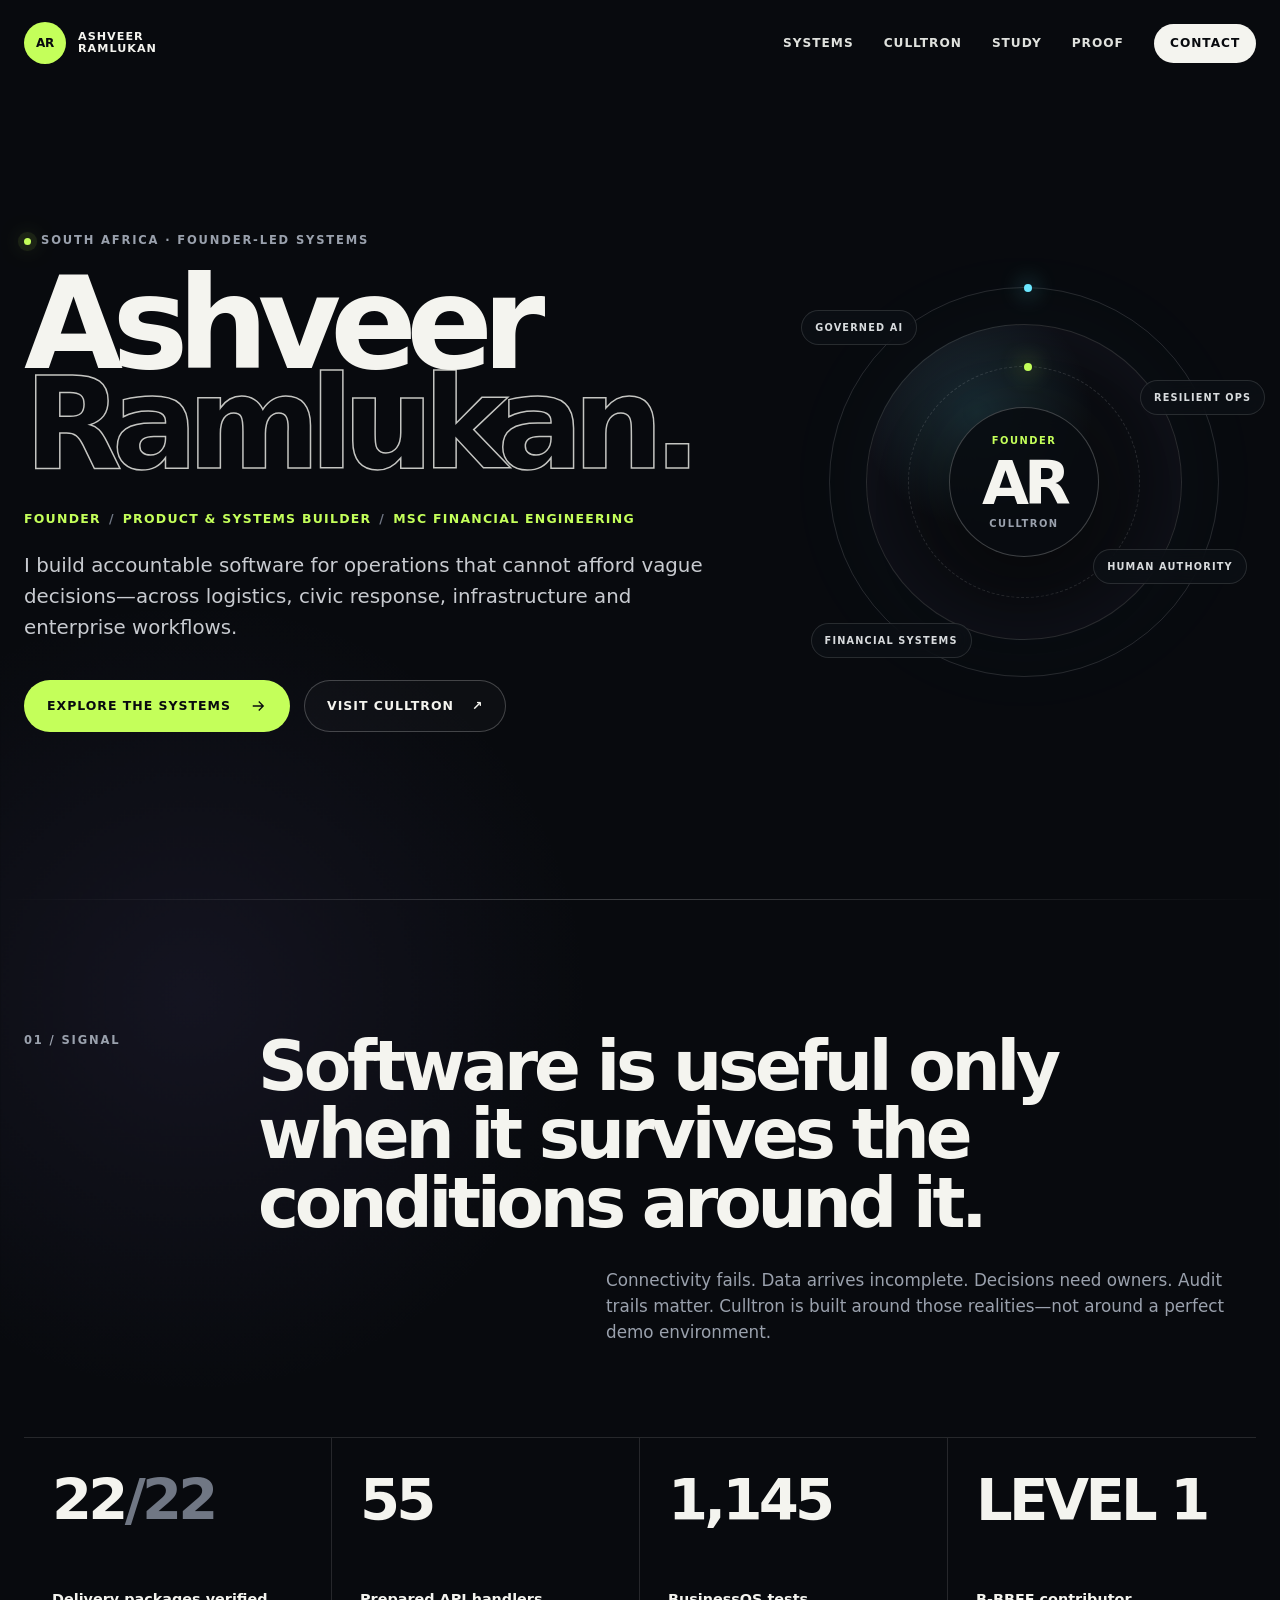
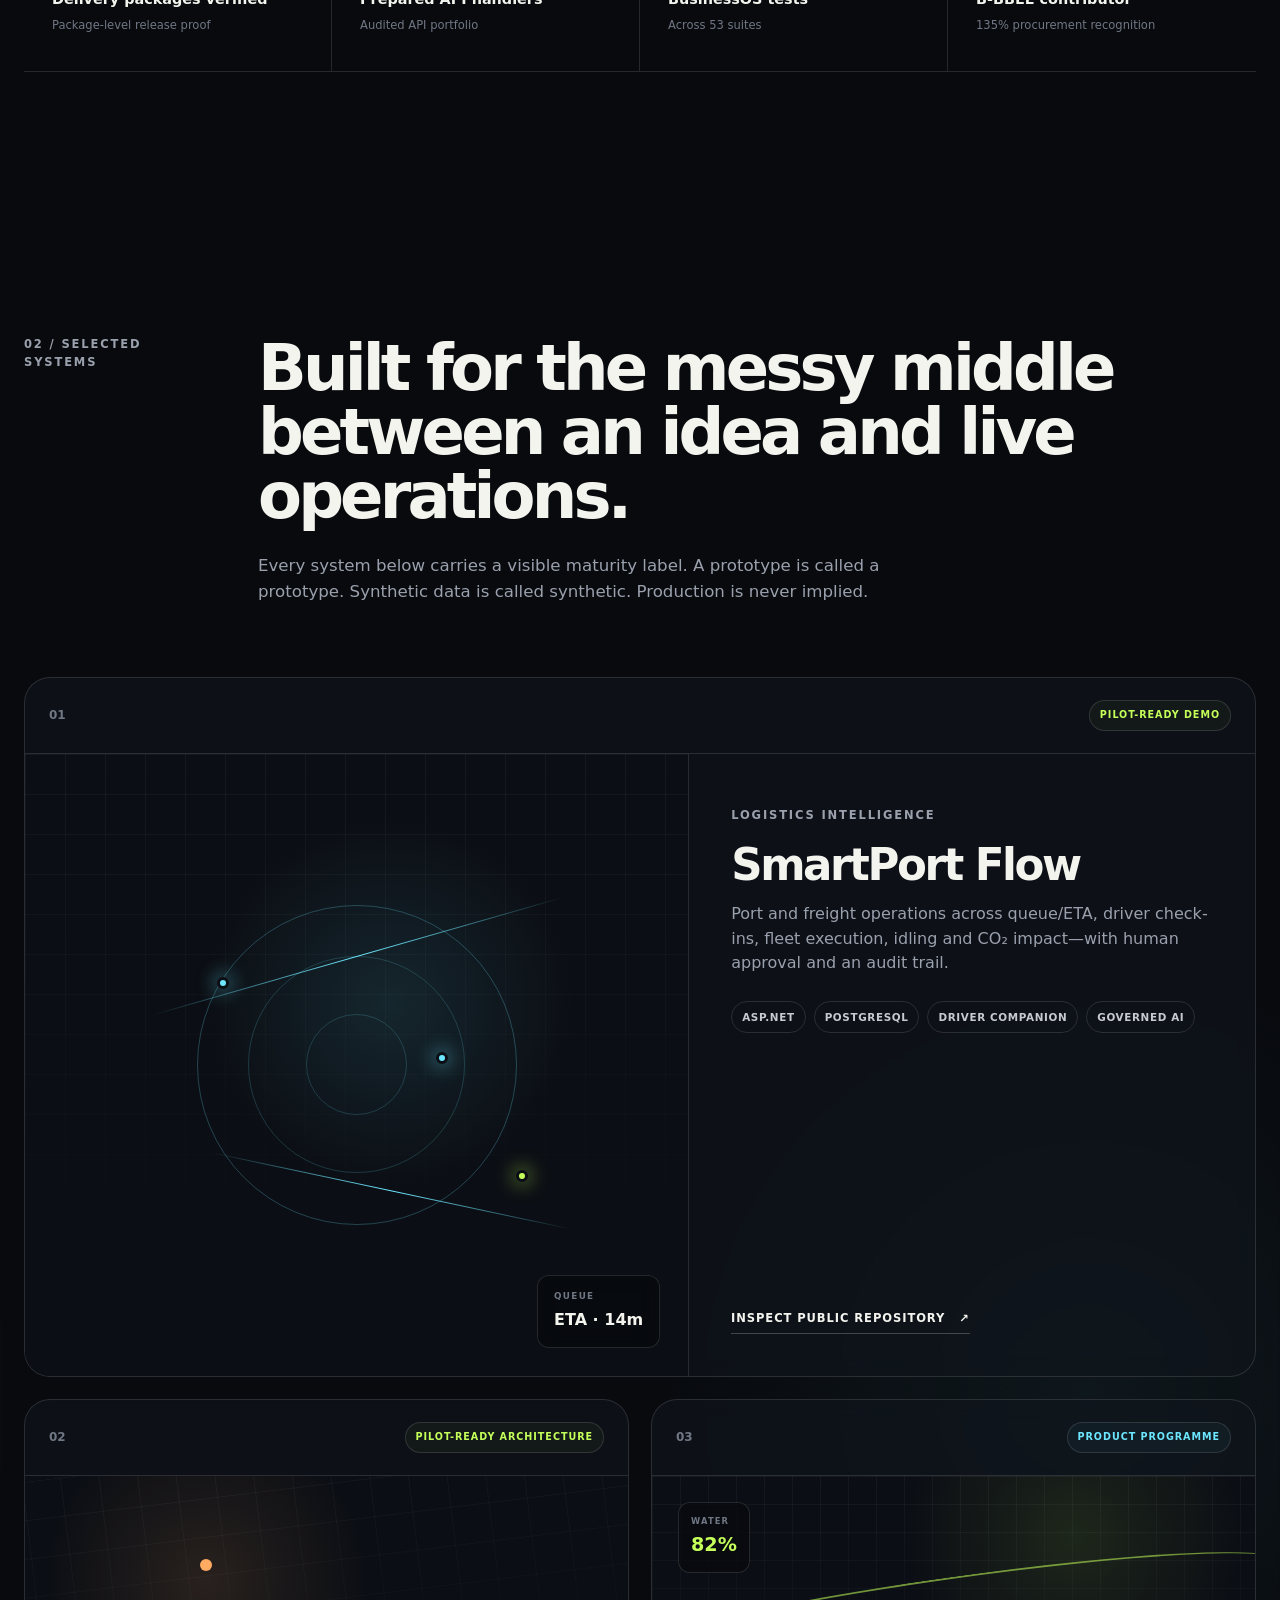
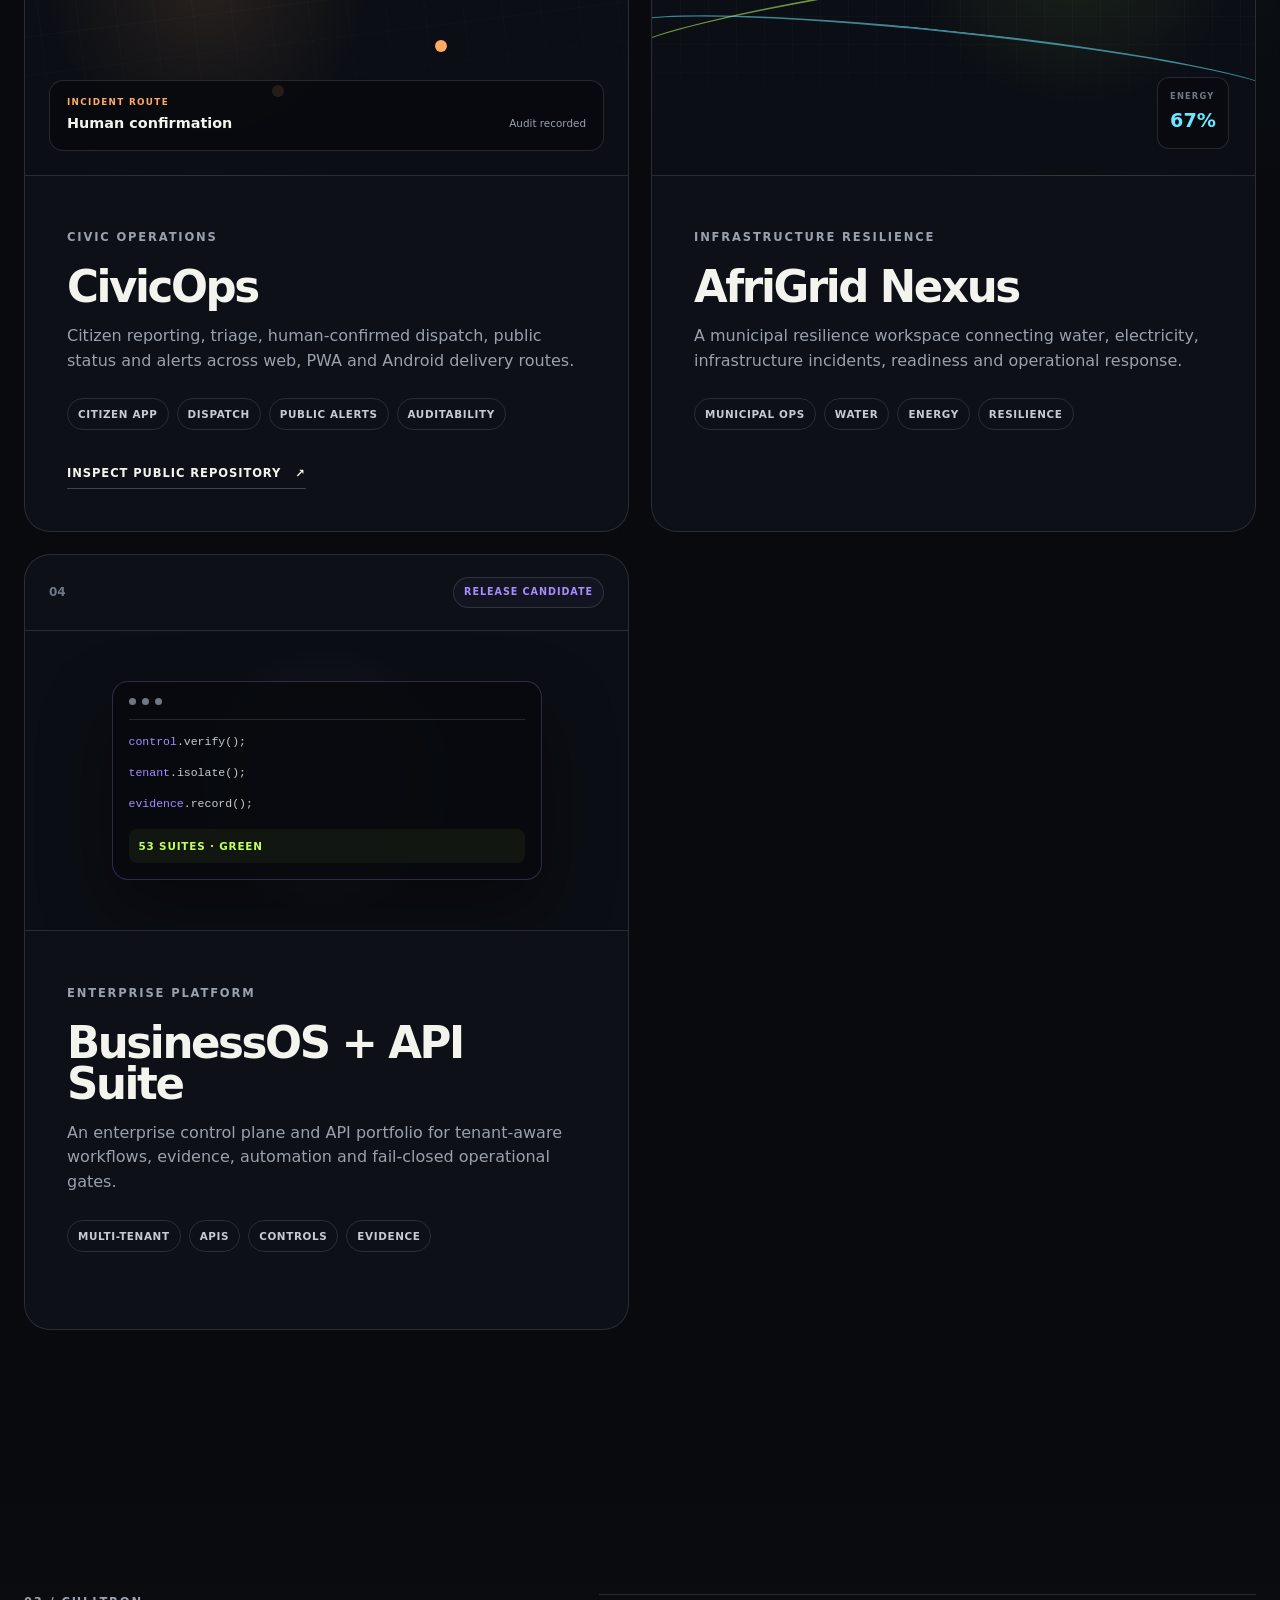
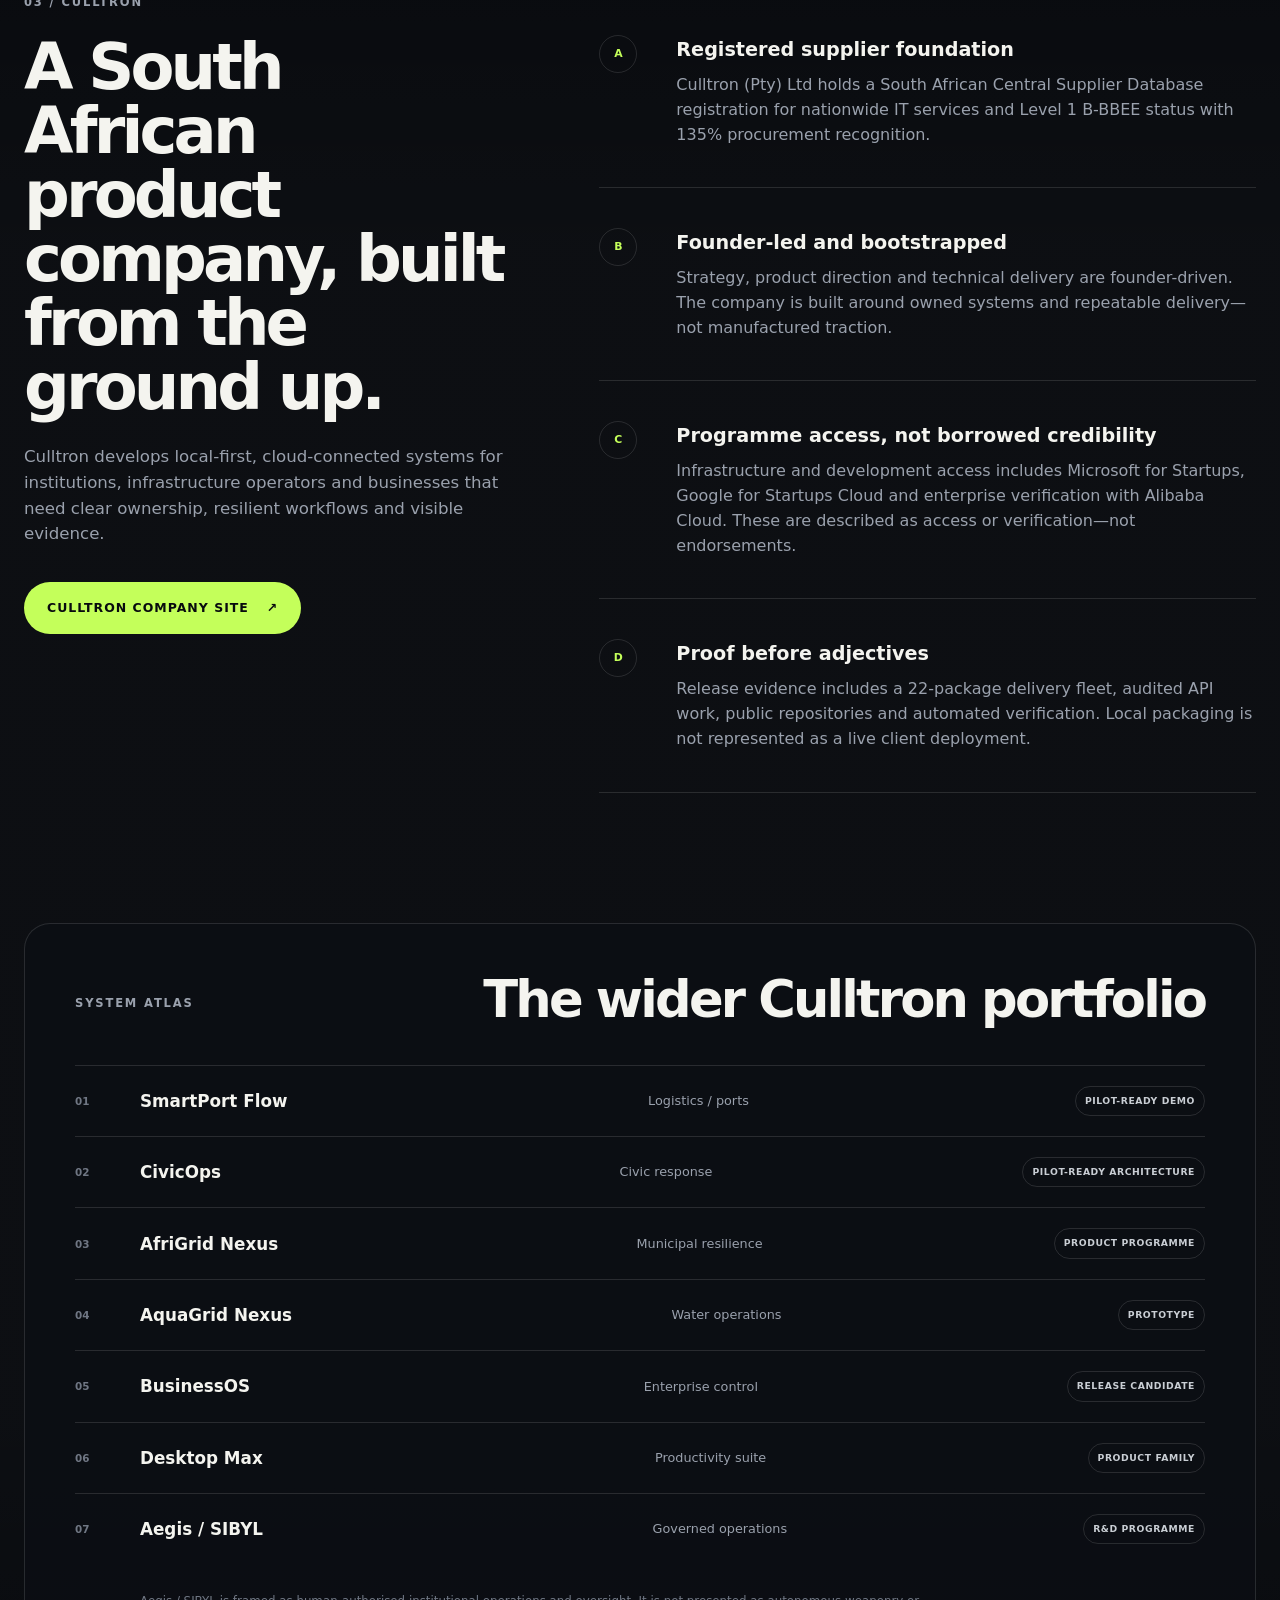
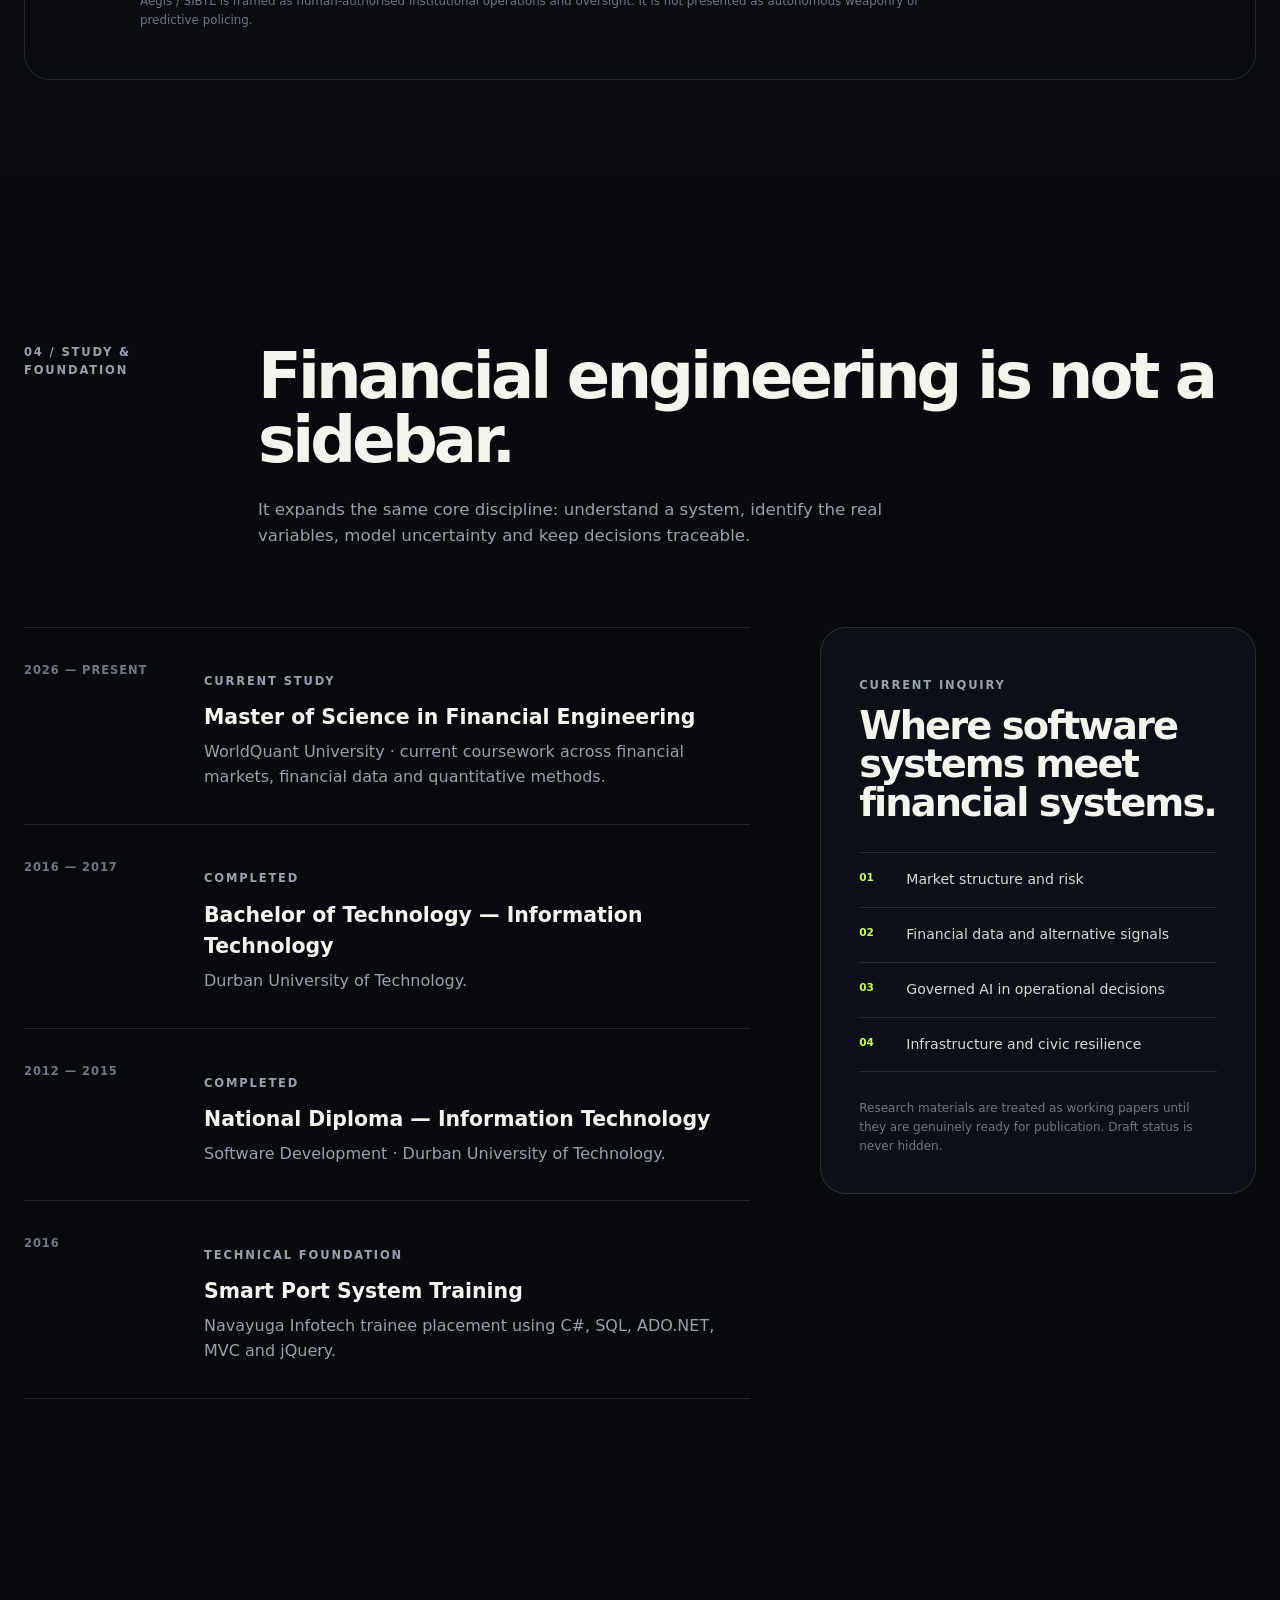
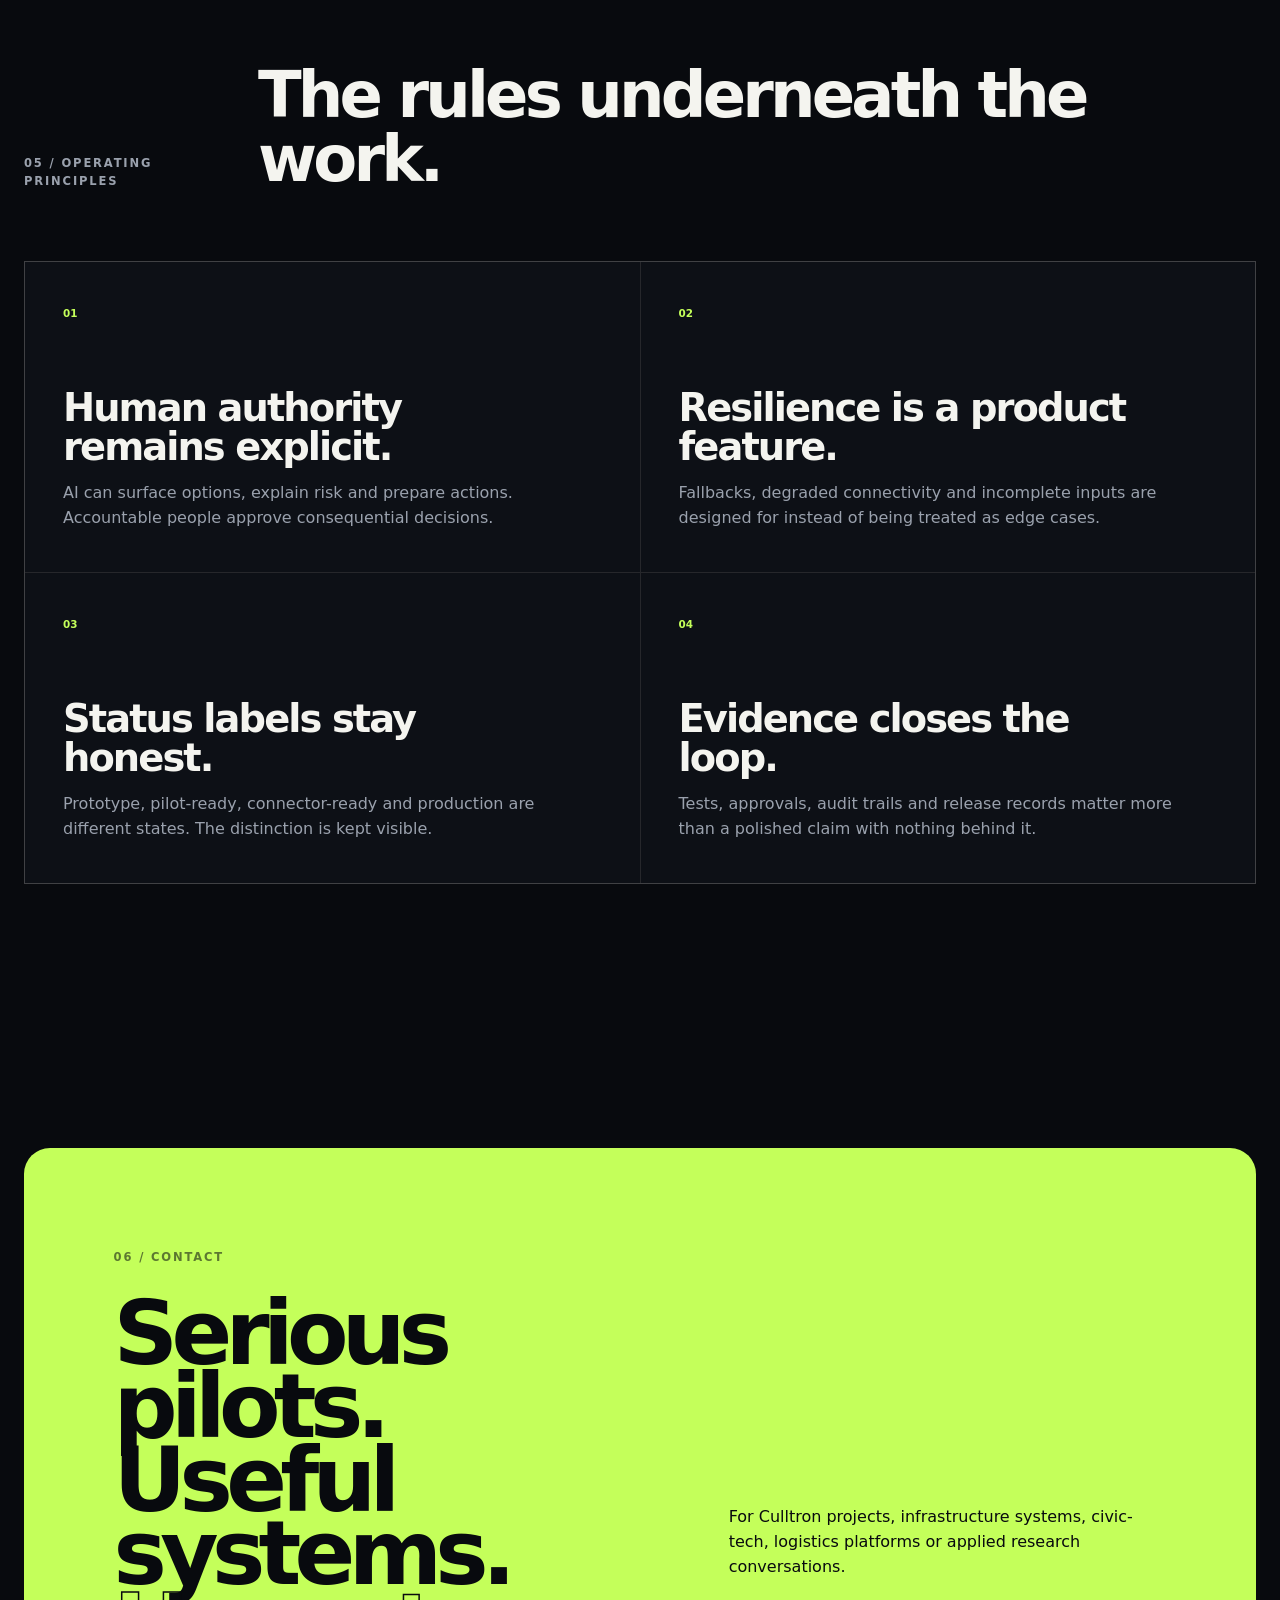
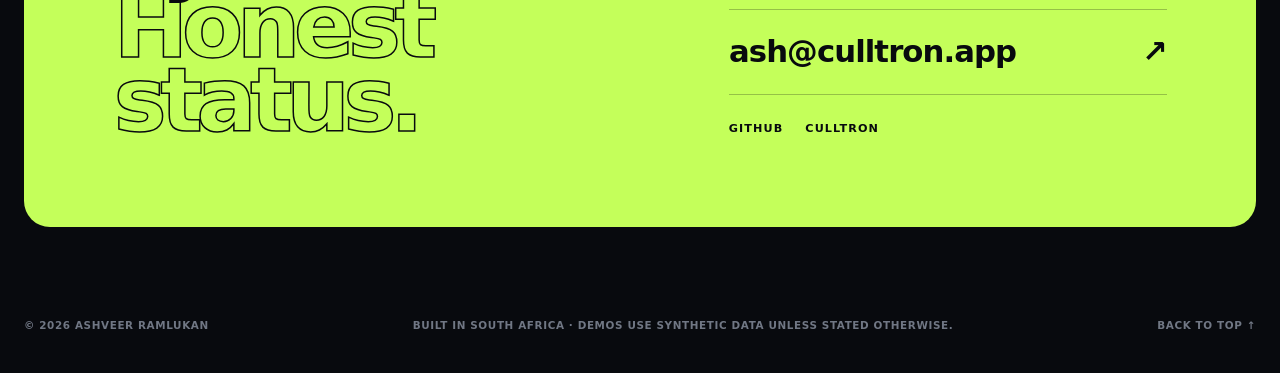
<file: index.html>
<!doctype html>
<html lang="en">
<head>
  <meta charset="utf-8">
  <meta name="viewport" content="width=device-width, initial-scale=1">
  <meta name="color-scheme" content="dark">
  <meta name="theme-color" content="#090b0f">

  <title>Ashveer Ramlukan — Founder of Culltron</title>
  <meta name="description" content="Ashveer Ramlukan is the founder of Culltron, building governed software for logistics, civic operations, infrastructure and enterprise workflows while studying Financial Engineering.">
  <meta name="author" content="Ashveer Ramlukan">
  <meta name="robots" content="index, follow">

  <meta property="og:type" content="website">
  <meta property="og:title" content="Ashveer Ramlukan — Founder of Culltron">
  <meta property="og:description" content="Founder, systems builder and MSc Financial Engineering student. Building accountable software for real-world operations.">
  <meta property="og:image" content="assets/og-card.png">
  <meta property="og:image:alt" content="Ashveer Ramlukan — Founder of Culltron">
  <meta name="twitter:card" content="summary_large_image">

  <link rel="icon" href="assets/favicon.svg" type="image/svg+xml">
  <link rel="stylesheet" href="styles.css">

  <script type="application/ld+json">
  {
    "@context": "https://schema.org",
    "@type": "Person",
    "name": "Ashveer Ramlukan",
    "jobTitle": "Founder and Systems Builder",
    "worksFor": {
      "@type": "Organization",
      "name": "Culltron (Pty) Ltd",
      "url": "https://culltron.co.za"
    },
    "affiliation": {
      "@type": "CollegeOrUniversity",
      "name": "WorldQuant University"
    },
    "alumniOf": {
      "@type": "CollegeOrUniversity",
      "name": "Durban University of Technology"
    },
    "url": "https://github.com/AeriesAgi",
    "sameAs": [
      "https://github.com/AeriesAgi",
      "https://culltron.co.za"
    ]
  }
  </script>
</head>
<body>
  <a class="skip-link" href="#main">Skip to content</a>
  <div class="scroll-progress" aria-hidden="true"><span></span></div>
  <div class="pointer-glow" aria-hidden="true"></div>
  <canvas class="field" id="field" aria-hidden="true"></canvas>

  <header class="site-header" data-header>
    <a class="brand magnetic" href="#top" aria-label="Ashveer Ramlukan — home">
      <span class="brand-mark">AR</span>
      <span class="brand-copy">Ashveer<br>Ramlukan</span>
    </a>

    <button class="nav-toggle" type="button" aria-label="Open navigation" aria-expanded="false" aria-controls="site-nav">
      <span></span><span></span>
    </button>

    <nav class="site-nav" id="site-nav" aria-label="Primary navigation">
      <a href="#work">Systems</a>
      <a href="#culltron">Culltron</a>
      <a href="#study">Study</a>
      <a href="#proof">Proof</a>
      <a class="nav-cta magnetic" href="mailto:ash@culltron.app">Contact</a>
    </nav>
  </header>

  <main id="main">
    <section class="hero" id="top" aria-labelledby="hero-title">
      <div class="hero-grid shell">
        <div class="hero-copy">
          <div class="eyebrow reveal">
            <span class="status-dot" aria-hidden="true"></span>
            South Africa · Founder-led systems
          </div>

          <h1 id="hero-title" class="hero-title reveal">
            <span>Ashveer</span>
            <span class="outline">Ramlukan.</span>
          </h1>

          <p class="hero-role reveal">Founder <span>/</span> Product &amp; systems builder <span>/</span> MSc Financial Engineering</p>

          <p class="hero-lead reveal">
            I build accountable software for operations that cannot afford vague decisions—across logistics, civic response, infrastructure and enterprise workflows.
          </p>

          <div class="hero-actions reveal">
            <a class="button button-primary magnetic" href="#work">
              <span>Explore the systems</span>
              <svg viewBox="0 0 24 24" aria-hidden="true"><path d="M5 12h14M13 6l6 6-6 6"/></svg>
            </a>
            <a class="button button-quiet magnetic" href="https://culltron.co.za" target="_blank" rel="noreferrer">
              <span>Visit Culltron</span>
              <span aria-hidden="true">↗</span>
            </a>
          </div>
        </div>

        <div class="hero-orbit reveal" aria-label="Areas of focus">
          <div class="orbit-ring orbit-ring-one"></div>
          <div class="orbit-ring orbit-ring-two"></div>
          <div class="orbit-core">
            <span class="orbit-kicker">FOUNDER</span>
            <strong>AR</strong>
            <span>CULLTRON</span>
          </div>
          <span class="orbit-tag tag-one">GOVERNED AI</span>
          <span class="orbit-tag tag-two">RESILIENT OPS</span>
          <span class="orbit-tag tag-three">FINANCIAL SYSTEMS</span>
          <span class="orbit-tag tag-four">HUMAN AUTHORITY</span>
        </div>
      </div>

      <div class="hero-foot shell reveal">
        <span>Scroll to inspect the work</span>
        <span class="hero-line" aria-hidden="true"></span>
        <span>01 — 06</span>
      </div>
    </section>

    <section class="signal section" aria-labelledby="signal-title">
      <div class="shell signal-layout">
        <div class="section-index reveal">01 / SIGNAL</div>
        <div>
          <h2 id="signal-title" class="statement reveal">Software is useful only when it survives the conditions around it.</h2>
          <p class="statement-note reveal">Connectivity fails. Data arrives incomplete. Decisions need owners. Audit trails matter. Culltron is built around those realities—not around a perfect demo environment.</p>
        </div>
      </div>

      <div class="shell metric-grid" id="proof">
        <article class="metric reveal">
          <strong data-count="22">22</strong><span>/22</span>
          <p>Delivery packages verified</p>
          <small>Package-level release proof</small>
        </article>
        <article class="metric reveal">
          <strong data-count="55">55</strong>
          <p>Prepared API handlers</p>
          <small>Audited API portfolio</small>
        </article>
        <article class="metric reveal">
          <strong data-count="1145">1,145</strong>
          <p>BusinessOS tests</p>
          <small>Across 53 suites</small>
        </article>
        <article class="metric reveal">
          <strong>LEVEL 1</strong>
          <p>B-BBEE contributor</p>
          <small>135% procurement recognition</small>
        </article>
      </div>
    </section>

    <section class="work section" id="work" aria-labelledby="work-title">
      <div class="shell section-head">
        <div class="section-index reveal">02 / SELECTED SYSTEMS</div>
        <div>
          <h2 id="work-title" class="section-title reveal">Built for the messy middle between an idea and live operations.</h2>
          <p class="section-intro reveal">Every system below carries a visible maturity label. A prototype is called a prototype. Synthetic data is called synthetic. Production is never implied.</p>
        </div>
      </div>

      <div class="shell project-grid">
        <article class="project project-featured reveal">
          <div class="project-topline">
            <span class="project-number">01</span>
            <span class="status status-ready">Pilot-ready demo</span>
          </div>
          <div class="project-visual visual-port" aria-hidden="true">
            <div class="radar"></div>
            <div class="route route-a"></div>
            <div class="route route-b"></div>
            <span class="port-node node-a"></span>
            <span class="port-node node-b"></span>
            <span class="port-node node-c"></span>
            <div class="visual-label"><span>QUEUE</span><strong>ETA · 14m</strong></div>
          </div>
          <div class="project-copy">
            <p class="project-kicker">Logistics intelligence</p>
            <h3>SmartPort Flow</h3>
            <p>Port and freight operations across queue/ETA, driver check-ins, fleet execution, idling and CO₂ impact—with human approval and an audit trail.</p>
            <ul class="tag-list" aria-label="SmartPort Flow capabilities">
              <li>ASP.NET</li><li>PostgreSQL</li><li>Driver companion</li><li>Governed AI</li>
            </ul>
            <a class="text-link magnetic" href="https://github.com/AeriesAgi/culltron-smart-port-flow" target="_blank" rel="noreferrer">Inspect public repository <span aria-hidden="true">↗</span></a>
          </div>
        </article>

        <article class="project reveal">
          <div class="project-topline">
            <span class="project-number">02</span>
            <span class="status status-ready">Pilot-ready architecture</span>
          </div>
          <div class="project-visual visual-civic" aria-hidden="true">
            <div class="civic-map"></div>
            <span class="pulse pulse-a"></span>
            <span class="pulse pulse-b"></span>
            <span class="pulse pulse-c"></span>
            <div class="dispatch-card">
              <span>INCIDENT ROUTE</span>
              <strong>Human confirmation</strong>
              <i>Audit recorded</i>
            </div>
          </div>
          <div class="project-copy">
            <p class="project-kicker">Civic operations</p>
            <h3>CivicOps</h3>
            <p>Citizen reporting, triage, human-confirmed dispatch, public status and alerts across web, PWA and Android delivery routes.</p>
            <ul class="tag-list" aria-label="CivicOps capabilities">
              <li>Citizen app</li><li>Dispatch</li><li>Public alerts</li><li>Auditability</li>
            </ul>
            <a class="text-link magnetic" href="https://github.com/AeriesAgi/civicops" target="_blank" rel="noreferrer">Inspect public repository <span aria-hidden="true">↗</span></a>
          </div>
        </article>

        <article class="project reveal">
          <div class="project-topline">
            <span class="project-number">03</span>
            <span class="status status-build">Product programme</span>
          </div>
          <div class="project-visual visual-grid" aria-hidden="true">
            <div class="grid-wave wave-one"></div>
            <div class="grid-wave wave-two"></div>
            <div class="grid-meter"><span>WATER</span><b>82%</b></div>
            <div class="grid-meter meter-two"><span>ENERGY</span><b>67%</b></div>
          </div>
          <div class="project-copy">
            <p class="project-kicker">Infrastructure resilience</p>
            <h3>AfriGrid Nexus</h3>
            <p>A municipal resilience workspace connecting water, electricity, infrastructure incidents, readiness and operational response.</p>
            <ul class="tag-list" aria-label="AfriGrid Nexus capabilities">
              <li>Municipal ops</li><li>Water</li><li>Energy</li><li>Resilience</li>
            </ul>
          </div>
        </article>

        <article class="project reveal">
          <div class="project-topline">
            <span class="project-number">04</span>
            <span class="status status-release">Release candidate</span>
          </div>
          <div class="project-visual visual-os" aria-hidden="true">
            <div class="terminal-window">
              <div class="terminal-head"><i></i><i></i><i></i></div>
              <code><span>control</span>.verify();</code>
              <code><span>tenant</span>.isolate();</code>
              <code><span>evidence</span>.record();</code>
              <div class="terminal-ok">53 suites · green</div>
            </div>
          </div>
          <div class="project-copy">
            <p class="project-kicker">Enterprise platform</p>
            <h3>BusinessOS + API Suite</h3>
            <p>An enterprise control plane and API portfolio for tenant-aware workflows, evidence, automation and fail-closed operational gates.</p>
            <ul class="tag-list" aria-label="BusinessOS capabilities">
              <li>Multi-tenant</li><li>APIs</li><li>Controls</li><li>Evidence</li>
            </ul>
          </div>
        </article>
      </div>
    </section>

    <section class="culltron section" id="culltron" aria-labelledby="culltron-title">
      <div class="shell culltron-layout">
        <div class="culltron-sticky">
          <div class="section-index reveal">03 / CULLTRON</div>
          <h2 id="culltron-title" class="section-title reveal">A South African product company, built from the ground up.</h2>
          <p class="section-intro reveal">Culltron develops local-first, cloud-connected systems for institutions, infrastructure operators and businesses that need clear ownership, resilient workflows and visible evidence.</p>
          <div class="culltron-actions reveal">
            <a class="button button-primary magnetic" href="https://culltron.co.za" target="_blank" rel="noreferrer">Culltron company site <span aria-hidden="true">↗</span></a>
          </div>
        </div>

        <div class="evidence-stack">
          <article class="evidence reveal">
            <span class="evidence-index">A</span>
            <div>
              <h3>Registered supplier foundation</h3>
              <p>Culltron (Pty) Ltd holds a South African Central Supplier Database registration for nationwide IT services and Level 1 B-BBEE status with 135% procurement recognition.</p>
            </div>
          </article>
          <article class="evidence reveal">
            <span class="evidence-index">B</span>
            <div>
              <h3>Founder-led and bootstrapped</h3>
              <p>Strategy, product direction and technical delivery are founder-driven. The company is built around owned systems and repeatable delivery—not manufactured traction.</p>
            </div>
          </article>
          <article class="evidence reveal">
            <span class="evidence-index">C</span>
            <div>
              <h3>Programme access, not borrowed credibility</h3>
              <p>Infrastructure and development access includes Microsoft for Startups, Google for Startups Cloud and enterprise verification with Alibaba Cloud. These are described as access or verification—not endorsements.</p>
            </div>
          </article>
          <article class="evidence reveal">
            <span class="evidence-index">D</span>
            <div>
              <h3>Proof before adjectives</h3>
              <p>Release evidence includes a 22-package delivery fleet, audited API work, public repositories and automated verification. Local packaging is not represented as a live client deployment.</p>
            </div>
          </article>
        </div>
      </div>

      <div class="shell system-atlas reveal" aria-labelledby="atlas-title">
        <div class="atlas-head">
          <p class="project-kicker">System atlas</p>
          <h3 id="atlas-title">The wider Culltron portfolio</h3>
        </div>
        <div class="atlas-table" role="list">
          <div class="atlas-row" role="listitem"><span>01</span><strong>SmartPort Flow</strong><em>Logistics / ports</em><b>Pilot-ready demo</b></div>
          <div class="atlas-row" role="listitem"><span>02</span><strong>CivicOps</strong><em>Civic response</em><b>Pilot-ready architecture</b></div>
          <div class="atlas-row" role="listitem"><span>03</span><strong>AfriGrid Nexus</strong><em>Municipal resilience</em><b>Product programme</b></div>
          <div class="atlas-row" role="listitem"><span>04</span><strong>AquaGrid Nexus</strong><em>Water operations</em><b>Prototype</b></div>
          <div class="atlas-row" role="listitem"><span>05</span><strong>BusinessOS</strong><em>Enterprise control</em><b>Release candidate</b></div>
          <div class="atlas-row" role="listitem"><span>06</span><strong>Desktop Max</strong><em>Productivity suite</em><b>Product family</b></div>
          <div class="atlas-row" role="listitem"><span>07</span><strong>Aegis / SIBYL</strong><em>Governed operations</em><b>R&amp;D programme</b></div>
        </div>
        <p class="atlas-note">Aegis / SIBYL is framed as human-authorised institutional operations and oversight. It is not presented as autonomous weaponry or predictive policing.</p>
      </div>
    </section>

    <section class="study section" id="study" aria-labelledby="study-title">
      <div class="shell section-head">
        <div class="section-index reveal">04 / STUDY &amp; FOUNDATION</div>
        <div>
          <h2 id="study-title" class="section-title reveal">Financial engineering is not a sidebar.</h2>
          <p class="section-intro reveal">It expands the same core discipline: understand a system, identify the real variables, model uncertainty and keep decisions traceable.</p>
        </div>
      </div>

      <div class="shell study-grid">
        <div class="timeline">
          <article class="timeline-item reveal">
            <time>2026 — present</time>
            <div>
              <p class="timeline-type">Current study</p>
              <h3>Master of Science in Financial Engineering</h3>
              <p>WorldQuant University · current coursework across financial markets, financial data and quantitative methods.</p>
            </div>
          </article>
          <article class="timeline-item reveal">
            <time>2016 — 2017</time>
            <div>
              <p class="timeline-type">Completed</p>
              <h3>Bachelor of Technology — Information Technology</h3>
              <p>Durban University of Technology.</p>
            </div>
          </article>
          <article class="timeline-item reveal">
            <time>2012 — 2015</time>
            <div>
              <p class="timeline-type">Completed</p>
              <h3>National Diploma — Information Technology</h3>
              <p>Software Development · Durban University of Technology.</p>
            </div>
          </article>
          <article class="timeline-item reveal">
            <time>2016</time>
            <div>
              <p class="timeline-type">Technical foundation</p>
              <h3>Smart Port System Training</h3>
              <p>Navayuga Infotech trainee placement using C#, SQL, ADO.NET, MVC and jQuery.</p>
            </div>
          </article>
        </div>

        <aside class="study-panel reveal">
          <p class="project-kicker">Current inquiry</p>
          <h3>Where software systems meet financial systems.</h3>
          <ul class="focus-list">
            <li><span>01</span> Market structure and risk</li>
            <li><span>02</span> Financial data and alternative signals</li>
            <li><span>03</span> Governed AI in operational decisions</li>
            <li><span>04</span> Infrastructure and civic resilience</li>
          </ul>
          <p class="study-note">Research materials are treated as working papers until they are genuinely ready for publication. Draft status is never hidden.</p>
        </aside>
      </div>
    </section>

    <section class="principles section" aria-labelledby="principles-title">
      <div class="shell section-head compact">
        <div class="section-index reveal">05 / OPERATING PRINCIPLES</div>
        <h2 id="principles-title" class="section-title reveal">The rules underneath the work.</h2>
      </div>
      <div class="shell principles-grid">
        <article class="principle reveal">
          <span>01</span>
          <h3>Human authority remains explicit.</h3>
          <p>AI can surface options, explain risk and prepare actions. Accountable people approve consequential decisions.</p>
        </article>
        <article class="principle reveal">
          <span>02</span>
          <h3>Resilience is a product feature.</h3>
          <p>Fallbacks, degraded connectivity and incomplete inputs are designed for instead of being treated as edge cases.</p>
        </article>
        <article class="principle reveal">
          <span>03</span>
          <h3>Status labels stay honest.</h3>
          <p>Prototype, pilot-ready, connector-ready and production are different states. The distinction is kept visible.</p>
        </article>
        <article class="principle reveal">
          <span>04</span>
          <h3>Evidence closes the loop.</h3>
          <p>Tests, approvals, audit trails and release records matter more than a polished claim with nothing behind it.</p>
        </article>
      </div>
    </section>

    <section class="contact section" id="contact" aria-labelledby="contact-title">
      <div class="shell contact-card reveal">
        <div>
          <p class="section-index">06 / CONTACT</p>
          <h2 id="contact-title">Serious pilots.<br>Useful systems.<br><span>Honest status.</span></h2>
        </div>
        <div class="contact-side">
          <p>For Culltron projects, infrastructure systems, civic-tech, logistics platforms or applied research conversations.</p>
          <a class="contact-email magnetic" href="mailto:ash@culltron.app">ash@culltron.app <span aria-hidden="true">↗</span></a>
          <div class="contact-links">
            <a href="https://github.com/AeriesAgi" target="_blank" rel="noreferrer">GitHub</a>
            <a href="https://culltron.co.za" target="_blank" rel="noreferrer">Culltron</a>
          </div>
        </div>
      </div>
    </section>
  </main>

  <footer class="site-footer">
    <div class="shell">
      <p>© 2026 Ashveer Ramlukan</p>
      <p>Built in South Africa · Demos use synthetic data unless stated otherwise.</p>
      <a href="#top">Back to top ↑</a>
    </div>
  </footer>

  <script src="script.js" defer></script>
</body>
</html>
</file>
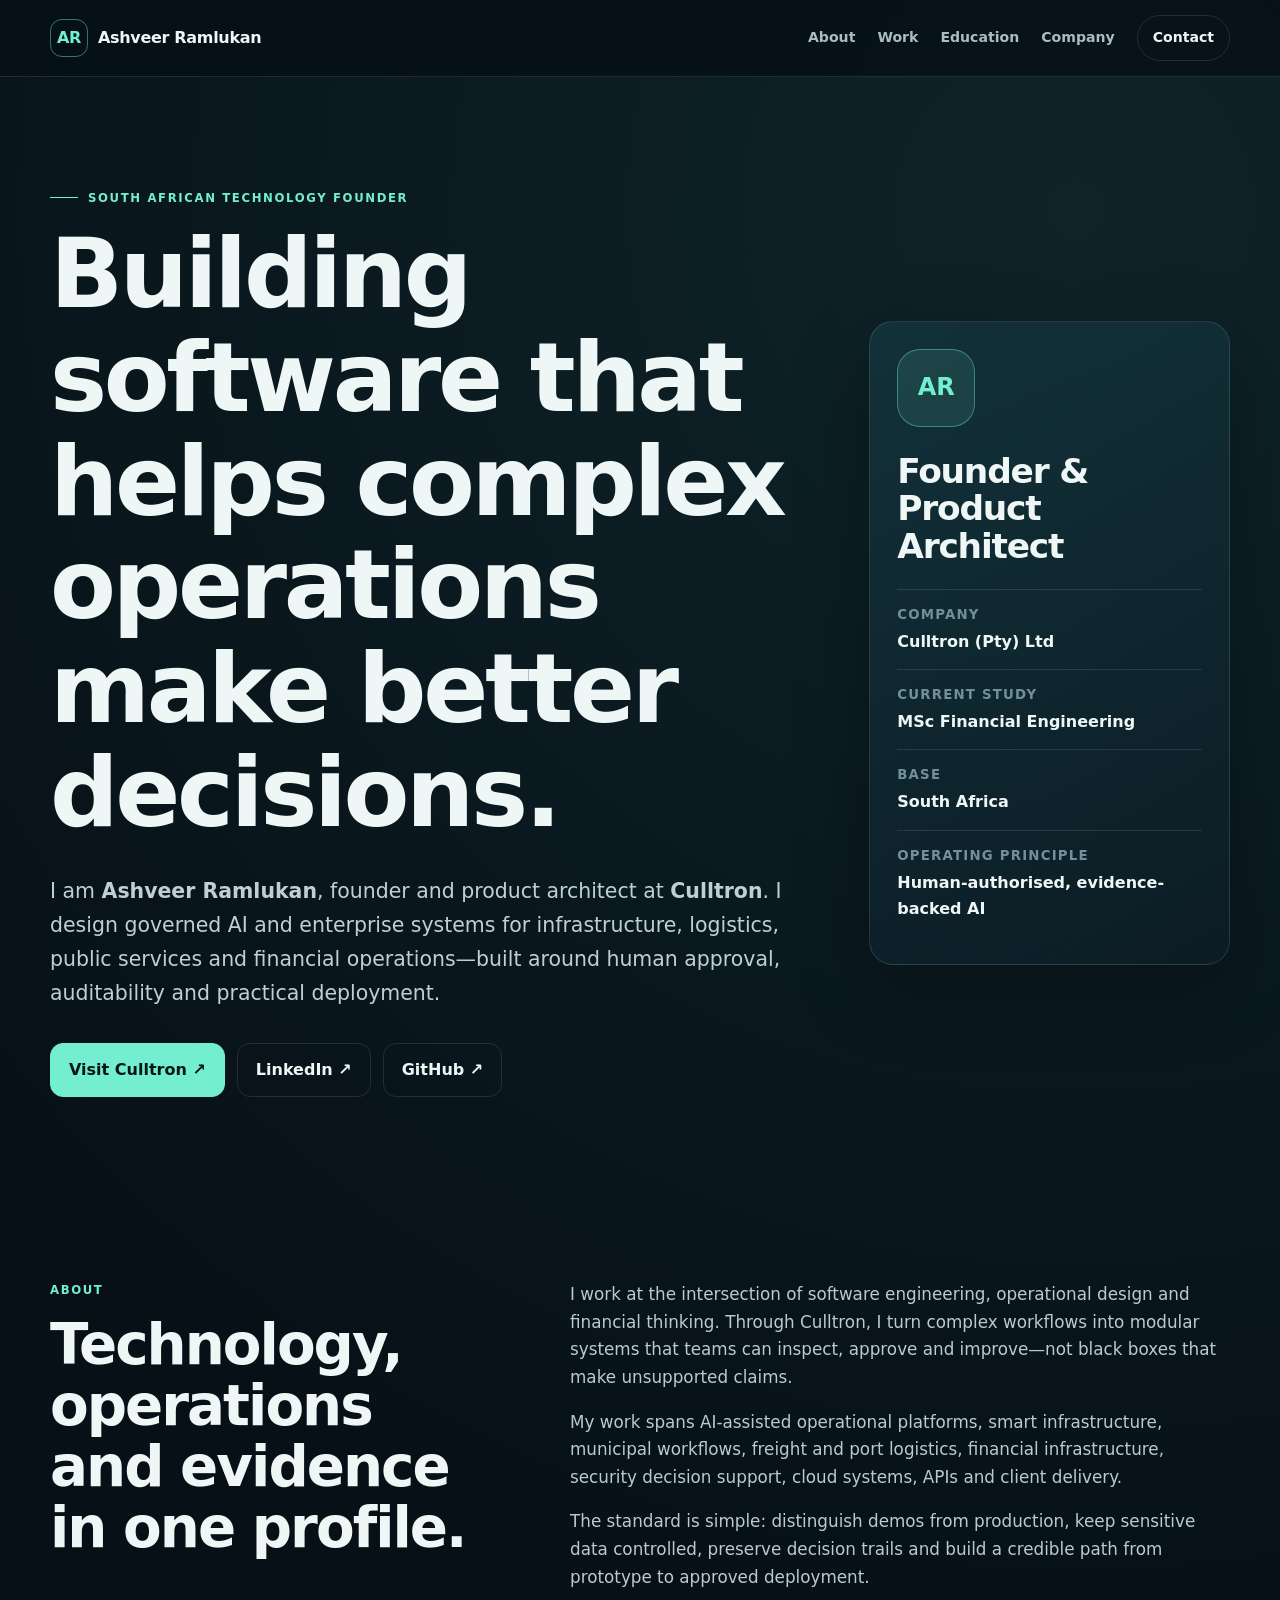
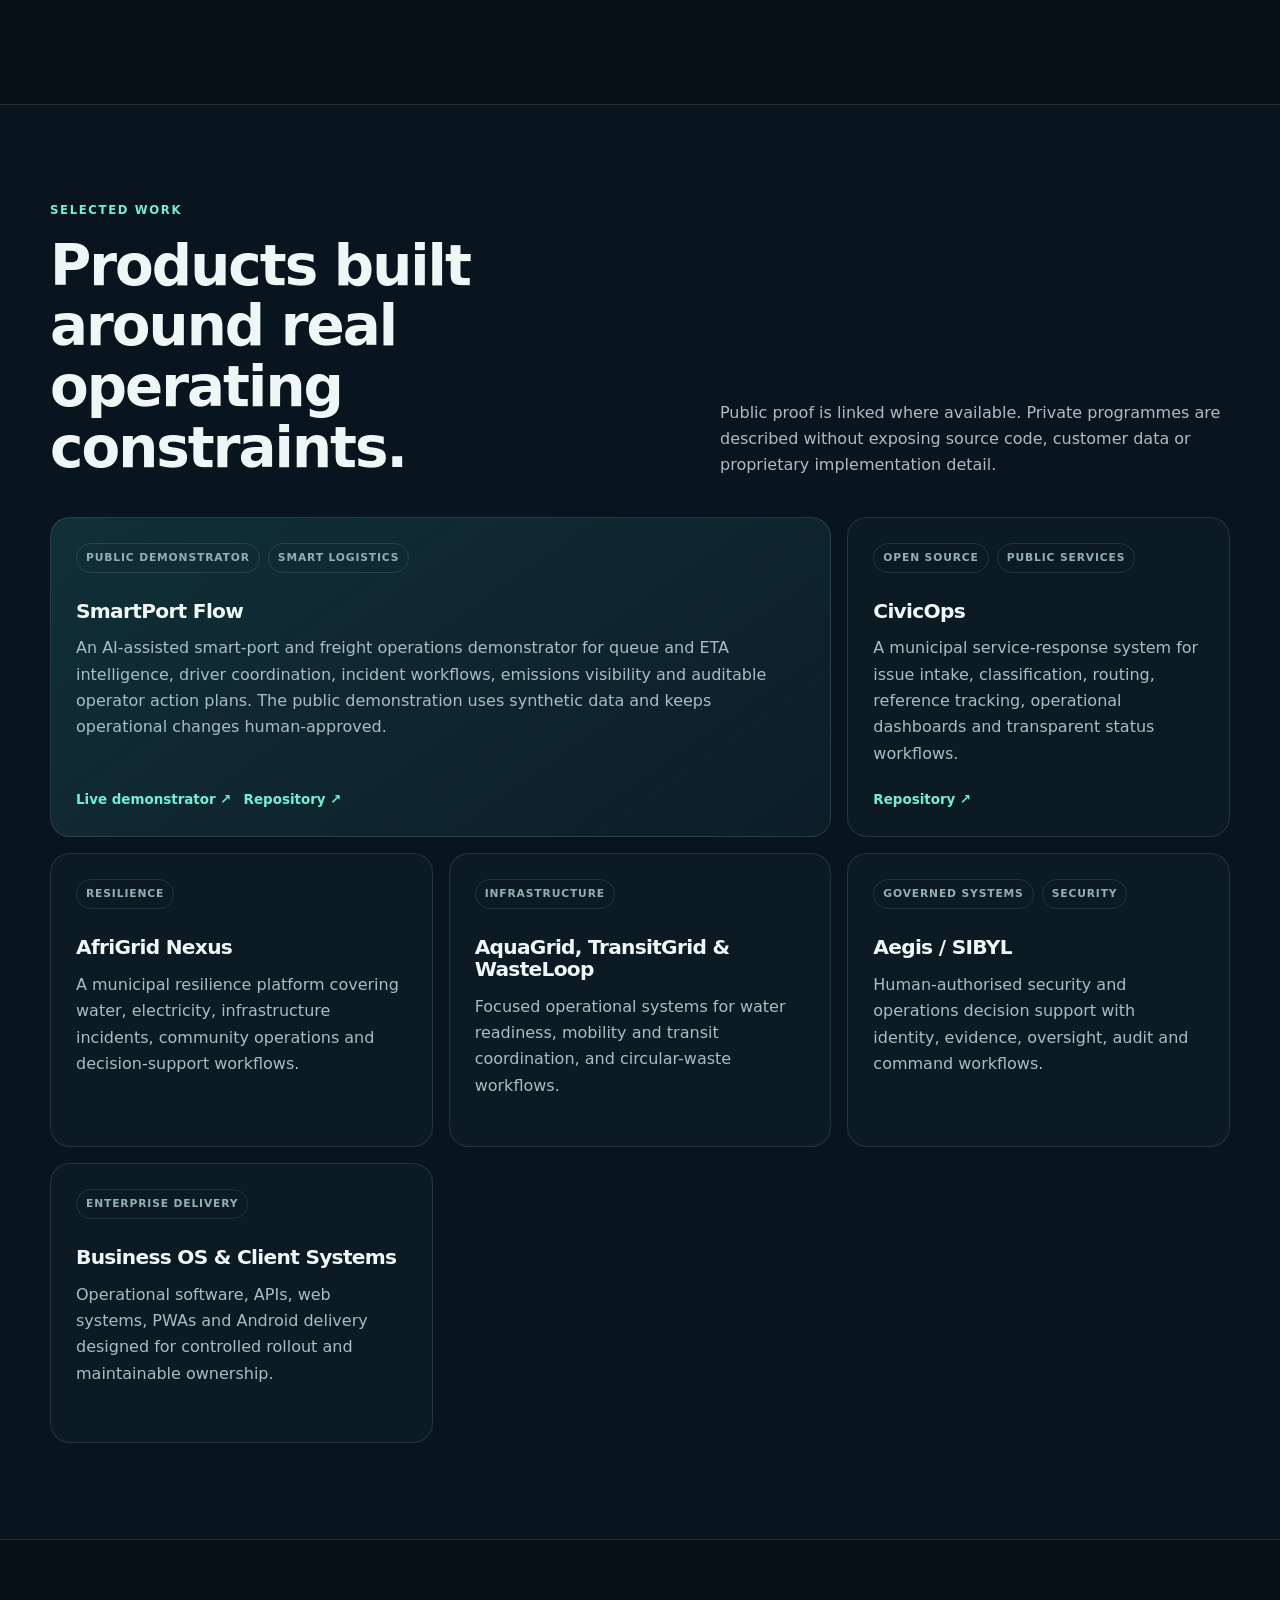
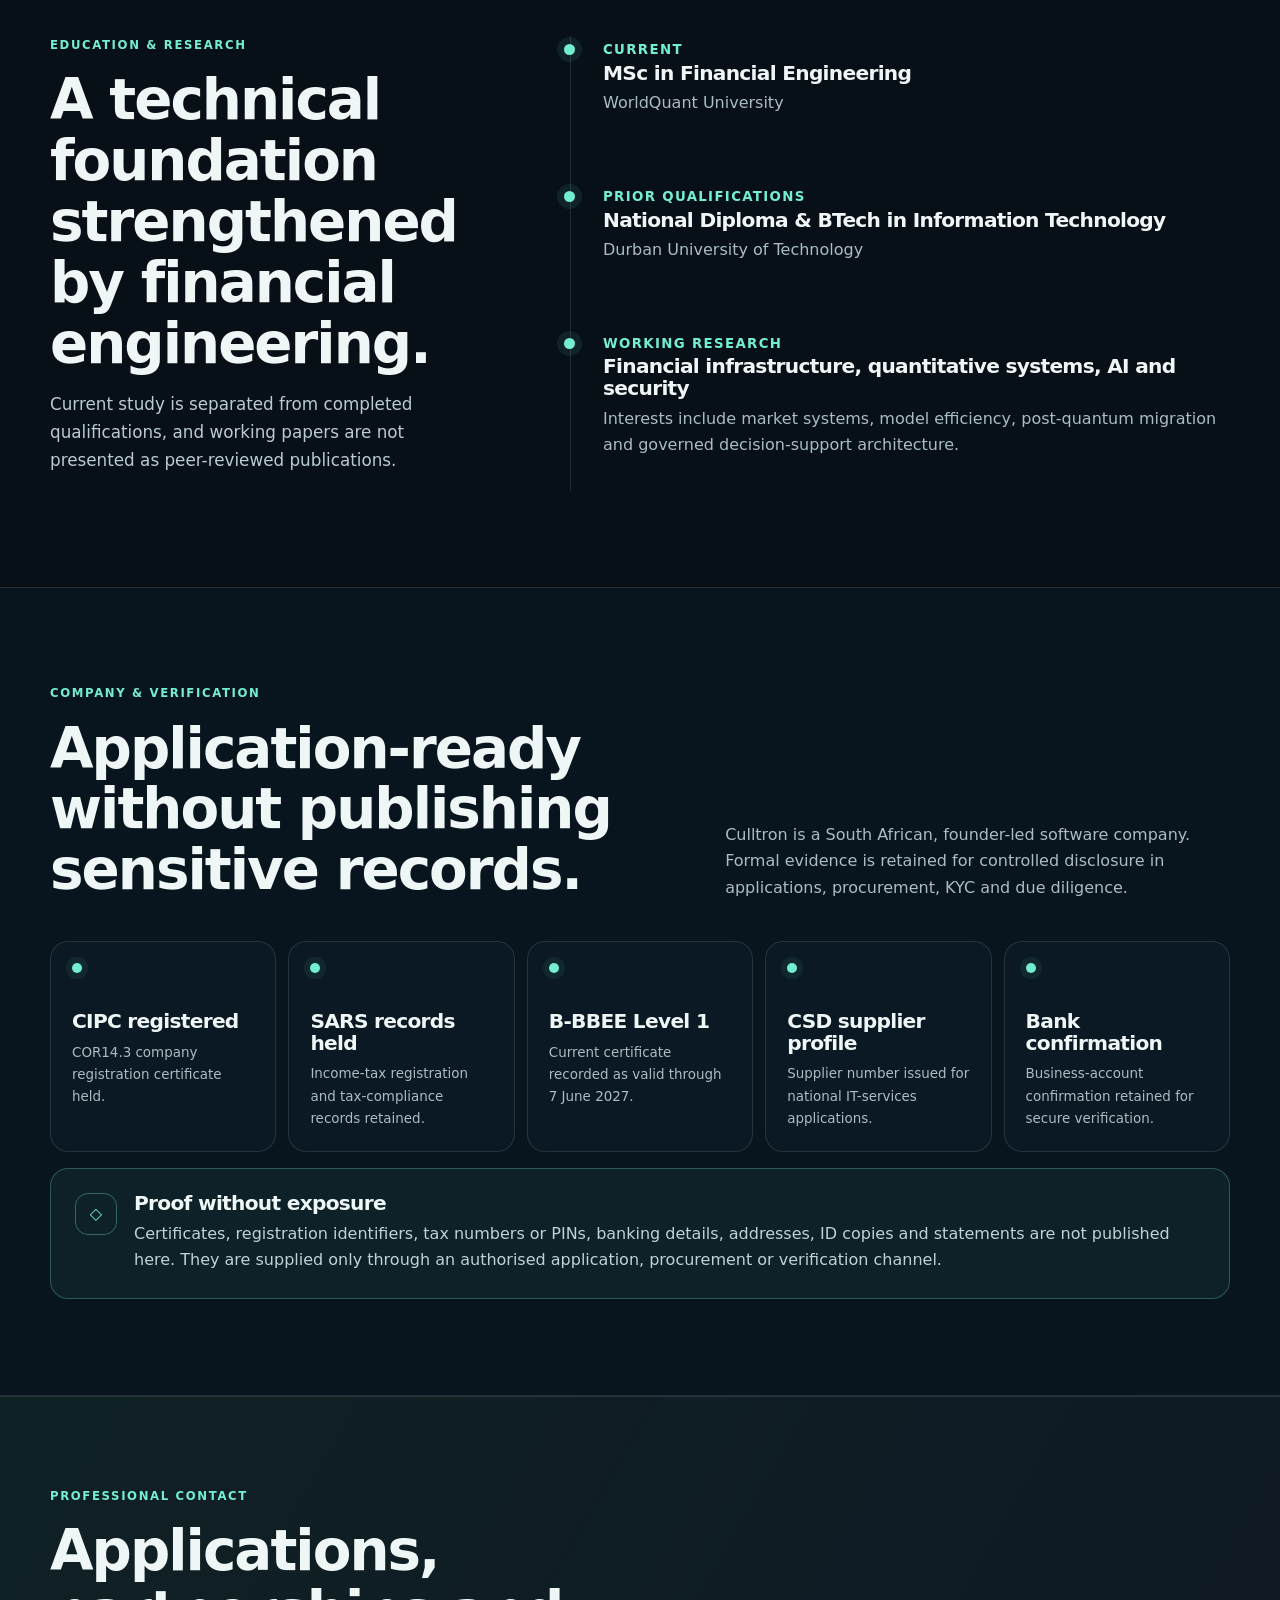
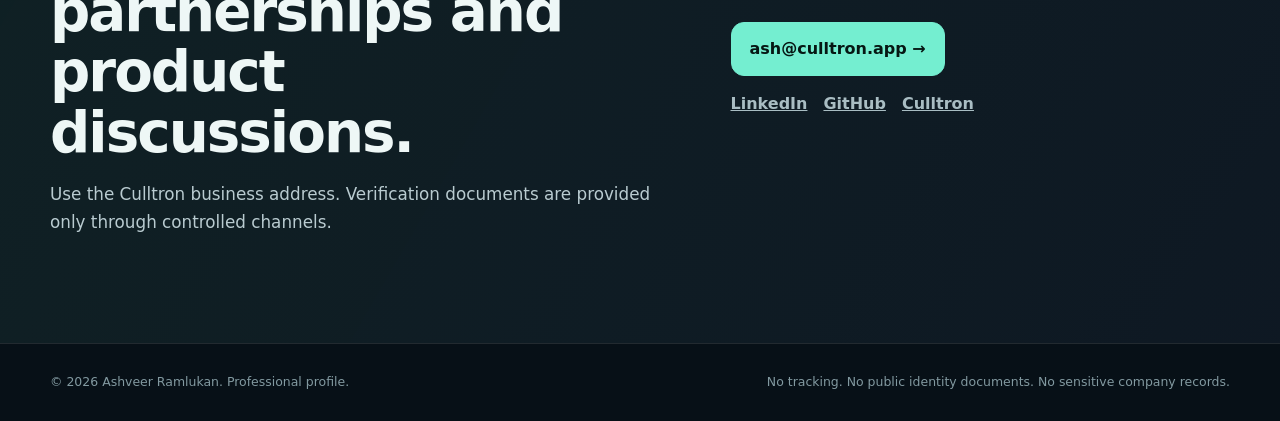
<file: professional-profile/index.html>
<!doctype html>
<html lang="en">
<head>
  <meta charset="utf-8">
  <meta name="viewport" content="width=device-width,initial-scale=1">
  <meta name="theme-color" content="#071017">
  <meta name="description" content="Professional profile of Ashveer Ramlukan, founder and product architect at Culltron, building governed AI and operational software in South Africa.">
  <meta name="robots" content="index,follow,max-image-preview:large">
  <meta property="og:type" content="profile">
  <meta property="og:title" content="Ashveer Ramlukan — Founder & Product Architect">
  <meta property="og:description" content="Governed AI and operational software for infrastructure, logistics, public services and financial systems.">
  <title>Ashveer Ramlukan | Founder & Product Architect at Culltron</title>
  <style>
    :root{--bg:#071017;--panel:#0d1d27;--panel2:#102631;--text:#eef7f6;--muted:#a9bdc3;--line:rgba(255,255,255,.11);--accent:#74eed0;--blue:#8fb8ff;--shell:min(1180px,calc(100% - 36px));--radius:24px}*{box-sizing:border-box}html{scroll-behavior:smooth}body{margin:0;background:radial-gradient(circle at 84% 4%,rgba(50,141,135,.16),transparent 28%),var(--bg);color:var(--text);font:16px/1.65 Inter,ui-sans-serif,system-ui,-apple-system,BlinkMacSystemFont,"Segoe UI",sans-serif}a{color:inherit}.shell{width:var(--shell);margin:auto}.topbar{position:sticky;top:0;z-index:10;background:rgba(7,16,23,.82);backdrop-filter:blur(18px);border-bottom:1px solid var(--line)}.nav{min-height:76px;display:flex;align-items:center;justify-content:space-between;gap:24px}.brand{text-decoration:none;font-weight:850;letter-spacing:-.02em}.brand span{display:inline-grid;place-items:center;width:38px;height:38px;margin-right:10px;border:1px solid rgba(116,238,208,.45);border-radius:12px;color:var(--accent)}nav{display:flex;gap:22px;align-items:center}nav a{text-decoration:none;color:var(--muted);font-weight:700;font-size:.88rem}nav a:last-child{padding:10px 15px;border:1px solid var(--line);border-radius:999px;color:var(--text)}.hero{padding:112px 0 88px}.hero-grid{display:grid;grid-template-columns:minmax(0,1.35fr) minmax(300px,.65fr);gap:70px;align-items:center}.eyebrow,.kicker{margin:0 0 15px;color:var(--accent);font-size:.73rem;font-weight:900;letter-spacing:.14em;text-transform:uppercase}.eyebrow:before{content:"";display:inline-block;width:28px;height:1px;margin:0 10px 4px 0;background:var(--accent)}h1,h2,h3{margin:0;line-height:1.08;letter-spacing:-.035em}h1{max-width:900px;font-size:clamp(3.1rem,7.5vw,6.7rem)}h2{font-size:clamp(2rem,4.4vw,4rem)}h3{font-size:1.26rem}.lede{max-width:820px;margin:30px 0 0;color:#bed0d5;font-size:clamp(1.05rem,1.8vw,1.28rem)}.actions,.link-row{display:flex;flex-wrap:wrap;gap:12px;margin-top:32px}.button{display:inline-flex;align-items:center;gap:9px;padding:13px 18px;border:1px solid var(--line);border-radius:13px;text-decoration:none;font-weight:850}.button.primary{background:var(--accent);border-color:var(--accent);color:#061713}.button:hover{transform:translateY(-1px)}.profile-card{padding:27px;border:1px solid var(--line);border-radius:var(--radius);background:linear-gradient(150deg,rgba(19,51,59,.92),rgba(12,28,38,.88));box-shadow:0 24px 75px rgba(0,0,0,.28)}.monogram{display:grid;place-items:center;width:78px;aspect-ratio:1;border-radius:23px;background:rgba(116,238,208,.1);border:1px solid rgba(116,238,208,.4);color:var(--accent);font-size:1.5rem;font-weight:900}.profile-card h2{margin-top:26px;font-size:2.15rem}.facts{display:grid;gap:0;margin:24px 0 0}.fact{padding:14px 0;border-top:1px solid var(--line)}.fact small{display:block;color:#72909a;font-weight:800;text-transform:uppercase;letter-spacing:.09em}.fact strong{display:block;margin-top:3px}.section{padding:96px 0}.alt{background:rgba(11,28,38,.48);border-block:1px solid var(--line)}.two-col{display:grid;grid-template-columns:minmax(0,.8fr) minmax(0,1.2fr);gap:80px}.copy{color:#b9cbd0;font-size:1.05rem}.copy p:first-child{margin-top:0}.head{display:flex;justify-content:space-between;align-items:end;gap:40px;margin-bottom:38px}.head>p{max-width:510px;margin:0;color:var(--muted)}.grid{display:grid;grid-template-columns:repeat(3,1fr);gap:16px}.card{min-height:280px;padding:25px;border:1px solid var(--line);border-radius:20px;background:rgba(13,29,39,.74);display:flex;flex-direction:column}.card.featured{grid-column:span 2;background:linear-gradient(145deg,rgba(18,49,57,.95),rgba(14,32,43,.78))}.meta{display:flex;gap:8px;flex-wrap:wrap;margin-bottom:28px}.meta span{padding:5px 9px;border:1px solid var(--line);border-radius:999px;color:#95aeb5;font-size:.67rem;font-weight:850;text-transform:uppercase;letter-spacing:.08em}.card p{color:var(--muted);margin:13px 0 22px}.card .link-row{margin-top:auto}.card .link-row a{color:var(--accent);font-weight:850;text-decoration:none;font-size:.84rem}.timeline{display:grid;gap:0;border-left:1px solid var(--line);padding-left:32px}.timeline article{position:relative;padding:0 0 34px}.timeline article:last-child{padding-bottom:0}.timeline article:before{content:"";position:absolute;left:-39px;top:8px;width:11px;height:11px;border-radius:50%;background:var(--accent);box-shadow:0 0 0 7px rgba(116,238,208,.08)}.timeline small{color:var(--accent);font-weight:900;text-transform:uppercase;letter-spacing:.1em}.timeline p{margin:6px 0 0;color:var(--muted)}.verify{display:grid;grid-template-columns:repeat(5,1fr);gap:12px;margin-top:40px}.badge{min-height:180px;padding:21px;border:1px solid var(--line);border-radius:18px;background:rgba(13,29,39,.72)}.badge:before{content:"";display:block;width:10px;height:10px;margin-bottom:38px;border-radius:50%;background:var(--accent);box-shadow:0 0 0 6px rgba(116,238,208,.07)}.badge p{margin:9px 0 0;color:var(--muted);font-size:.84rem}.privacy{display:grid;grid-template-columns:auto 1fr;gap:17px;margin-top:16px;padding:24px;border:1px solid rgba(116,238,208,.28);border-radius:18px;background:rgba(116,238,208,.055)}.privacy b{display:grid;place-items:center;width:42px;height:42px;border:1px solid rgba(116,238,208,.35);border-radius:13px;color:var(--accent)}.privacy p{margin:6px 0 0;color:#c0d2d5}.contact{padding:90px 0;background:linear-gradient(120deg,rgba(116,238,208,.075),rgba(143,184,255,.05));border-top:1px solid var(--line)}.contact-grid{display:grid;grid-template-columns:1.1fr .9fr;gap:70px;align-items:center}.contact-actions{display:grid;justify-items:start;gap:15px}.mini-links{display:flex;flex-wrap:wrap;gap:16px}.mini-links a{color:var(--muted);font-weight:800}footer{padding:28px 0;border-top:1px solid var(--line);color:#8299a0;font-size:.78rem}.footer{display:flex;justify-content:space-between;gap:30px}@media(max-width:980px){.hero-grid,.two-col,.contact-grid{grid-template-columns:1fr}.grid{grid-template-columns:repeat(2,1fr)}.verify{grid-template-columns:repeat(3,1fr)}.profile-card{max-width:620px}}@media(max-width:680px){:root{--shell:min(100% - 28px,1180px)}nav a:not(:last-child){display:none}.hero{padding:72px 0 58px}h1{font-size:clamp(2.75rem,14vw,4.4rem)}.section{padding:72px 0}.head{display:grid;gap:20px}.grid,.verify{grid-template-columns:1fr}.card.featured{grid-column:span 1}.footer{display:grid;gap:7px}.profile-card{padding:22px}}@media(prefers-reduced-motion:reduce){html{scroll-behavior:auto}*{transition:none!important}}@media print{body{background:#fff;color:#111}.topbar,.actions,.contact,footer{display:none}.alt{background:#fff}.card,.profile-card,.badge,.privacy{background:#fff;box-shadow:none;border-color:#bbb}.section,.hero{padding:28px 0}.copy,.card p,.timeline p,.badge p,.head>p{color:#444}}
  </style>
  <script type="application/ld+json">{"@context":"https://schema.org","@type":"Person","name":"Ashveer Ramlukan","jobTitle":"Founder and Product Architect","url":"https://culltron.co.za/","worksFor":{"@type":"Organization","name":"Culltron (Pty) Ltd","url":"https://culltron.co.za/"},"sameAs":["https://www.linkedin.com/in/ashveer-ramlukan-1601451a2","https://github.com/AeriesAgi"]}</script>
</head>
<body>
<header class="topbar"><div class="shell nav"><a class="brand" href="#top"><span>AR</span>Ashveer Ramlukan</a><nav><a href="#about">About</a><a href="#work">Work</a><a href="#education">Education</a><a href="#company">Company</a><a href="#contact">Contact</a></nav></div></header>
<main>
<section class="hero" id="top"><div class="shell hero-grid"><div><p class="eyebrow">South African technology founder</p><h1>Building software that helps complex operations make better decisions.</h1><p class="lede">I am <strong>Ashveer Ramlukan</strong>, founder and product architect at <strong>Culltron</strong>. I design governed AI and enterprise systems for infrastructure, logistics, public services and financial operations—built around human approval, auditability and practical deployment.</p><div class="actions"><a class="button primary" href="https://culltron.co.za/" target="_blank" rel="noopener">Visit Culltron ↗</a><a class="button" href="https://www.linkedin.com/in/ashveer-ramlukan-1601451a2" target="_blank" rel="me noopener">LinkedIn ↗</a><a class="button" href="https://github.com/AeriesAgi" target="_blank" rel="me noopener">GitHub ↗</a></div></div><aside class="profile-card"><div class="monogram">AR</div><h2>Founder &<br>Product Architect</h2><div class="facts"><div class="fact"><small>Company</small><strong>Culltron (Pty) Ltd</strong></div><div class="fact"><small>Current study</small><strong>MSc Financial Engineering</strong></div><div class="fact"><small>Base</small><strong>South Africa</strong></div><div class="fact"><small>Operating principle</small><strong>Human-authorised, evidence-backed AI</strong></div></div></aside></div></section>
<section class="section" id="about"><div class="shell two-col"><div><p class="kicker">About</p><h2>Technology, operations and evidence in one profile.</h2></div><div class="copy"><p>I work at the intersection of software engineering, operational design and financial thinking. Through Culltron, I turn complex workflows into modular systems that teams can inspect, approve and improve—not black boxes that make unsupported claims.</p><p>My work spans AI-assisted operational platforms, smart infrastructure, municipal workflows, freight and port logistics, financial infrastructure, security decision support, cloud systems, APIs and client delivery.</p><p>The standard is simple: distinguish demos from production, keep sensitive data controlled, preserve decision trails and build a credible path from prototype to approved deployment.</p></div></div></section>
<section class="section alt" id="work"><div class="shell"><div class="head"><div><p class="kicker">Selected work</p><h2>Products built around real operating constraints.</h2></div><p>Public proof is linked where available. Private programmes are described without exposing source code, customer data or proprietary implementation detail.</p></div><div class="grid"><article class="card featured"><div class="meta"><span>Public demonstrator</span><span>Smart logistics</span></div><h3>SmartPort Flow</h3><p>An AI-assisted smart-port and freight operations demonstrator for queue and ETA intelligence, driver coordination, incident workflows, emissions visibility and auditable operator action plans. The public demonstration uses synthetic data and keeps operational changes human-approved.</p><div class="link-row"><a href="https://smartport.culltron.app/" target="_blank" rel="noopener">Live demonstrator ↗</a><a href="https://github.com/AeriesAgi/culltron-smart-port-flow" target="_blank" rel="noopener">Repository ↗</a></div></article><article class="card"><div class="meta"><span>Open source</span><span>Public services</span></div><h3>CivicOps</h3><p>A municipal service-response system for issue intake, classification, routing, reference tracking, operational dashboards and transparent status workflows.</p><div class="link-row"><a href="https://github.com/AeriesAgi/civicops" target="_blank" rel="noopener">Repository ↗</a></div></article><article class="card"><div class="meta"><span>Resilience</span></div><h3>AfriGrid Nexus</h3><p>A municipal resilience platform covering water, electricity, infrastructure incidents, community operations and decision-support workflows.</p></article><article class="card"><div class="meta"><span>Infrastructure</span></div><h3>AquaGrid, TransitGrid & WasteLoop</h3><p>Focused operational systems for water readiness, mobility and transit coordination, and circular-waste workflows.</p></article><article class="card"><div class="meta"><span>Governed systems</span><span>Security</span></div><h3>Aegis / SIBYL</h3><p>Human-authorised security and operations decision support with identity, evidence, oversight, audit and command workflows.</p></article><article class="card"><div class="meta"><span>Enterprise delivery</span></div><h3>Business OS & Client Systems</h3><p>Operational software, APIs, web systems, PWAs and Android delivery designed for controlled rollout and maintainable ownership.</p></article></div></div></section>
<section class="section" id="education"><div class="shell two-col"><div><p class="kicker">Education & research</p><h2>A technical foundation strengthened by financial engineering.</h2><p class="copy">Current study is separated from completed qualifications, and working papers are not presented as peer-reviewed publications.</p></div><div class="timeline"><article><small>Current</small><h3>MSc in Financial Engineering</h3><p>WorldQuant University</p></article><article><small>Prior qualifications</small><h3>National Diploma & BTech in Information Technology</h3><p>Durban University of Technology</p></article><article><small>Working research</small><h3>Financial infrastructure, quantitative systems, AI and security</h3><p>Interests include market systems, model efficiency, post-quantum migration and governed decision-support architecture.</p></article></div></div></section>
<section class="section alt" id="company"><div class="shell"><div class="head"><div><p class="kicker">Company & verification</p><h2>Application-ready without publishing sensitive records.</h2></div><p>Culltron is a South African, founder-led software company. Formal evidence is retained for controlled disclosure in applications, procurement, KYC and due diligence.</p></div><div class="verify"><article class="badge"><h3>CIPC registered</h3><p>COR14.3 company registration certificate held.</p></article><article class="badge"><h3>SARS records held</h3><p>Income-tax registration and tax-compliance records retained.</p></article><article class="badge"><h3>B-BBEE Level 1</h3><p>Current certificate recorded as valid through 7 June 2027.</p></article><article class="badge"><h3>CSD supplier profile</h3><p>Supplier number issued for national IT-services applications.</p></article><article class="badge"><h3>Bank confirmation</h3><p>Business-account confirmation retained for secure verification.</p></article></div><div class="privacy"><b>◇</b><div><h3>Proof without exposure</h3><p>Certificates, registration identifiers, tax numbers or PINs, banking details, addresses, ID copies and statements are not published here. They are supplied only through an authorised application, procurement or verification channel.</p></div></div></div></section>
<section class="contact" id="contact"><div class="shell contact-grid"><div><p class="kicker">Professional contact</p><h2>Applications, partnerships and product discussions.</h2><p class="copy">Use the Culltron business address. Verification documents are provided only through controlled channels.</p></div><div class="contact-actions"><a class="button primary" href="mailto:ash@culltron.app?subject=Professional%20enquiry%20for%20Ashveer%20Ramlukan">ash@culltron.app →</a><div class="mini-links"><a href="https://www.linkedin.com/in/ashveer-ramlukan-1601451a2" target="_blank" rel="me noopener">LinkedIn</a><a href="https://github.com/AeriesAgi" target="_blank" rel="me noopener">GitHub</a><a href="https://culltron.co.za/" target="_blank" rel="noopener">Culltron</a></div></div></div></section>
</main>
<footer><div class="shell footer"><span>© 2026 Ashveer Ramlukan. Professional profile.</span><span>No tracking. No public identity documents. No sensitive company records.</span></div></footer>
</body>
</html>
</file>
<file: styles.css>
:root {
  --bg: #080a0e;
  --bg-soft: #0d1016;
  --panel: rgba(17, 21, 29, 0.72);
  --panel-solid: #11151d;
  --ink: #f4f4ef;
  --muted: #9aa1ad;
  --muted-2: #707784;
  --line: rgba(255, 255, 255, 0.12);
  --line-strong: rgba(255, 255, 255, 0.22);
  --acid: #c4ff5a;
  --cyan: #6ce7ff;
  --violet: #a68cff;
  --orange: #ffab62;
  --shell: min(1240px, calc(100vw - 48px));
  --radius: 26px;
  --ease: cubic-bezier(.2,.8,.2,1);
}

* { box-sizing: border-box; }
html { scroll-behavior: smooth; background: var(--bg); }
body {
  margin: 0;
  min-width: 320px;
  color: var(--ink);
  background:
    radial-gradient(circle at 15% 10%, rgba(166, 140, 255, .08), transparent 25rem),
    radial-gradient(circle at 85% 30%, rgba(108, 231, 255, .06), transparent 27rem),
    var(--bg);
  font-family: Inter, ui-sans-serif, system-ui, -apple-system, BlinkMacSystemFont, "Segoe UI", sans-serif;
  font-size: 16px;
  line-height: 1.55;
  overflow-x: hidden;
}

body.nav-open { overflow: hidden; }
a { color: inherit; text-decoration: none; }
button, a { -webkit-tap-highlight-color: transparent; }
button { font: inherit; }
::selection { color: #080a0e; background: var(--acid); }

.skip-link {
  position: fixed;
  top: 12px;
  left: 12px;
  z-index: 1000;
  transform: translateY(-160%);
  padding: 10px 14px;
  color: #080a0e;
  background: var(--acid);
  border-radius: 999px;
  transition: transform .2s ease;
}
.skip-link:focus { transform: translateY(0); }

.shell { width: var(--shell); margin-inline: auto; }
.section { position: relative; padding: 132px 0; }

.field {
  position: fixed;
  inset: 0;
  z-index: -2;
  width: 100%;
  height: 100%;
  opacity: .34;
  pointer-events: none;
}

.pointer-glow {
  position: fixed;
  z-index: -1;
  width: 520px;
  height: 520px;
  margin: -260px 0 0 -260px;
  border-radius: 50%;
  background: radial-gradient(circle, rgba(196, 255, 90, .075), transparent 64%);
  pointer-events: none;
  opacity: 0;
  transition: opacity .25s ease;
  will-change: transform;
}

.scroll-progress {
  position: fixed;
  inset: 0 0 auto;
  z-index: 100;
  height: 2px;
  background: transparent;
}
.scroll-progress span {
  display: block;
  width: 100%;
  height: 100%;
  background: linear-gradient(90deg, var(--acid), var(--cyan));
  transform: scaleX(0);
  transform-origin: left;
}

.site-header {
  position: fixed;
  z-index: 90;
  top: 0;
  left: 0;
  width: 100%;
  display: flex;
  align-items: center;
  justify-content: space-between;
  padding: 22px max(24px, calc((100vw - 1240px) / 2));
  transition: padding .3s var(--ease), background .3s ease, border .3s ease;
}
.site-header.scrolled {
  padding-top: 14px;
  padding-bottom: 14px;
  background: rgba(8, 10, 14, .72);
  border-bottom: 1px solid var(--line);
  backdrop-filter: blur(20px);
}

.brand { display: inline-flex; align-items: center; gap: 12px; }
.brand-mark {
  display: grid;
  place-items: center;
  width: 42px;
  height: 42px;
  color: #080a0e;
  background: var(--acid);
  border-radius: 50%;
  font-size: .75rem;
  font-weight: 900;
  letter-spacing: -.03em;
}
.brand-copy {
  font-size: .7rem;
  font-weight: 700;
  line-height: 1.05;
  letter-spacing: .09em;
  text-transform: uppercase;
}

.site-nav { display: flex; align-items: center; gap: 30px; }
.site-nav > a {
  position: relative;
  color: #dfe1dd;
  font-size: .76rem;
  font-weight: 700;
  letter-spacing: .08em;
  text-transform: uppercase;
}
.site-nav > a:not(.nav-cta)::after {
  content: "";
  position: absolute;
  right: 0;
  bottom: -6px;
  left: 0;
  height: 1px;
  background: var(--acid);
  transform: scaleX(0);
  transform-origin: right;
  transition: transform .3s var(--ease);
}
.site-nav > a:hover::after,
.site-nav > a:focus-visible::after { transform: scaleX(1); transform-origin: left; }
.nav-cta {
  padding: 10px 16px;
  color: #080a0e !important;
  background: var(--ink);
  border-radius: 999px;
}
.nav-toggle { display: none; }

.hero {
  position: relative;
  display: flex;
  min-height: 100svh;
  align-items: center;
  padding: 132px 0 68px;
  overflow: hidden;
}
.hero::after {
  content: "";
  position: absolute;
  inset: auto 0 0;
  height: 1px;
  background: linear-gradient(90deg, transparent, var(--line-strong), transparent);
}
.hero-grid {
  display: grid;
  grid-template-columns: minmax(0, 1.2fr) minmax(360px, .8fr);
  align-items: center;
  gap: 72px;
}
.eyebrow, .section-index, .project-kicker, .timeline-type {
  color: var(--muted);
  font-size: .72rem;
  font-weight: 800;
  letter-spacing: .16em;
  text-transform: uppercase;
}
.eyebrow { display: flex; align-items: center; gap: 10px; margin-bottom: 24px; }
.status-dot {
  width: 7px;
  height: 7px;
  background: var(--acid);
  border-radius: 50%;
  box-shadow: 0 0 0 6px rgba(196,255,90,.08), 0 0 22px rgba(196,255,90,.65);
}
.hero-title {
  margin: 0;
  font-size: clamp(4rem, 10vw, 9.4rem);
  font-weight: 820;
  line-height: .78;
  letter-spacing: -.085em;
}
.hero-title span { display: block; }
.hero-title .outline {
  color: transparent;
  -webkit-text-stroke: 1.5px rgba(244, 244, 239, .8);
}
.hero-role {
  display: flex;
  flex-wrap: wrap;
  gap: 8px;
  margin: 35px 0 0;
  color: var(--acid);
  font-size: .78rem;
  font-weight: 800;
  letter-spacing: .1em;
  text-transform: uppercase;
}
.hero-role span { color: var(--muted-2); }
.hero-lead {
  max-width: 680px;
  margin: 23px 0 0;
  color: #c8cbd0;
  font-size: clamp(1.05rem, 1.55vw, 1.34rem);
  line-height: 1.55;
}
.hero-actions { display: flex; flex-wrap: wrap; gap: 14px; margin-top: 36px; }
.button {
  display: inline-flex;
  min-height: 52px;
  align-items: center;
  justify-content: center;
  gap: 18px;
  padding: 13px 22px;
  border: 1px solid transparent;
  border-radius: 999px;
  font-size: .78rem;
  font-weight: 800;
  letter-spacing: .08em;
  text-transform: uppercase;
  transition: transform .3s var(--ease), background .3s ease, border .3s ease;
}
.button svg { width: 18px; fill: none; stroke: currentColor; stroke-width: 1.7; }
.button-primary { color: #080a0e; background: var(--acid); }
.button-primary:hover { background: #d3ff83; }
.button-quiet { border-color: var(--line-strong); background: rgba(255,255,255,.025); }
.button-quiet:hover { border-color: rgba(196,255,90,.55); background: rgba(196,255,90,.04); }

.hero-orbit {
  position: relative;
  width: min(100%, 520px);
  aspect-ratio: 1;
  margin-inline: auto;
}
.hero-orbit::before {
  content: "";
  position: absolute;
  inset: 16%;
  border-radius: 50%;
  background: radial-gradient(circle at 35% 28%, rgba(108,231,255,.14), transparent 38%), rgba(255,255,255,.015);
  border: 1px solid var(--line);
  box-shadow: inset 0 0 80px rgba(166,140,255,.05), 0 0 120px rgba(108,231,255,.04);
}
.orbit-ring {
  position: absolute;
  inset: 8%;
  border: 1px solid rgba(255,255,255,.13);
  border-radius: 50%;
  animation: spin 24s linear infinite;
}
.orbit-ring::after {
  content: "";
  position: absolute;
  top: -4px;
  left: 50%;
  width: 8px;
  height: 8px;
  background: var(--cyan);
  border-radius: 50%;
  box-shadow: 0 0 22px var(--cyan);
}
.orbit-ring-two { inset: 25%; border-style: dashed; animation-duration: 16s; animation-direction: reverse; }
.orbit-ring-two::after { background: var(--acid); box-shadow: 0 0 22px var(--acid); }
.orbit-core {
  position: absolute;
  top: 50%;
  left: 50%;
  display: flex;
  width: 150px;
  height: 150px;
  flex-direction: column;
  align-items: center;
  justify-content: center;
  background: rgba(9, 12, 17, .88);
  border: 1px solid var(--line-strong);
  border-radius: 50%;
  transform: translate(-50%, -50%);
  box-shadow: 0 24px 70px rgba(0,0,0,.42);
  backdrop-filter: blur(15px);
}
.orbit-core strong { font-size: 3.8rem; line-height: .9; letter-spacing: -.08em; }
.orbit-core span { margin-top: 5px; color: var(--muted); font-size: .62rem; font-weight: 800; letter-spacing: .15em; }
.orbit-core .orbit-kicker { margin: 0 0 8px; color: var(--acid); }
.orbit-tag {
  position: absolute;
  padding: 9px 13px;
  background: rgba(13,16,22,.75);
  border: 1px solid var(--line);
  border-radius: 999px;
  color: #d8dbdd;
  font-size: .61rem;
  font-weight: 800;
  letter-spacing: .12em;
  text-transform: uppercase;
  backdrop-filter: blur(10px);
}
.tag-one { top: 13%; left: 2%; }
.tag-two { top: 28%; right: -2%; }
.tag-three { bottom: 12%; left: 4%; }
.tag-four { right: 2%; bottom: 28%; }
.hero-foot {
  position: absolute;
  right: 0;
  bottom: 26px;
  left: 0;
  display: grid;
  grid-template-columns: auto 1fr auto;
  align-items: center;
  gap: 16px;
  color: var(--muted-2);
  font-size: .62rem;
  font-weight: 800;
  letter-spacing: .14em;
  text-transform: uppercase;
}
.hero-line { height: 1px; background: var(--line); }

.signal-layout, .section-head {
  display: grid;
  grid-template-columns: 180px minmax(0, 1fr);
  gap: 54px;
}
.statement {
  max-width: 980px;
  margin: 0;
  font-size: clamp(2.6rem, 5.4vw, 6rem);
  font-weight: 720;
  line-height: .99;
  letter-spacing: -.06em;
}
.statement-note {
  max-width: 650px;
  margin: 30px 0 0 auto;
  color: var(--muted);
  font-size: 1.05rem;
}
.metric-grid {
  display: grid;
  grid-template-columns: repeat(4, 1fr);
  margin-top: 92px;
  border-top: 1px solid var(--line);
  border-bottom: 1px solid var(--line);
}
.metric { min-height: 220px; padding: 34px 28px; border-right: 1px solid var(--line); }
.metric:last-child { border-right: 0; }
.metric strong, .metric > span {
  font-size: clamp(2.5rem, 4.5vw, 5rem);
  font-weight: 780;
  line-height: 1;
  letter-spacing: -.065em;
}
.metric > span { color: var(--muted-2); }
.metric p { margin: 58px 0 2px; font-size: .9rem; font-weight: 750; }
.metric small { color: var(--muted-2); font-size: .72rem; }

.section-title {
  max-width: 960px;
  margin: 0;
  font-size: clamp(2.5rem, 5vw, 5.7rem);
  font-weight: 720;
  line-height: 1;
  letter-spacing: -.06em;
}
.section-intro { max-width: 690px; margin: 25px 0 0; color: var(--muted); font-size: 1.04rem; }
.section-head.compact { align-items: end; }

.project-grid {
  display: grid;
  grid-template-columns: repeat(2, minmax(0, 1fr));
  gap: 22px;
  margin-top: 72px;
}
.project {
  position: relative;
  display: grid;
  min-height: 700px;
  grid-template-rows: auto 300px 1fr;
  overflow: hidden;
  background: rgba(17,21,29,.62);
  border: 1px solid var(--line);
  border-radius: var(--radius);
  transition: transform .5s var(--ease), border-color .4s ease, background .4s ease;
  backdrop-filter: blur(10px);
}
.project:hover { transform: translateY(-7px); border-color: rgba(196,255,90,.3); background: rgba(18,23,31,.82); }
.project-featured { grid-column: span 2; grid-template-columns: 1.08fr .92fr; grid-template-rows: auto 1fr; }
.project-featured .project-topline { grid-column: 1 / -1; }
.project-featured .project-visual { grid-column: 1; grid-row: 2; min-height: 470px; }
.project-featured .project-copy { grid-column: 2; grid-row: 2; }
.project-topline { display: flex; align-items: center; justify-content: space-between; padding: 22px 24px; border-bottom: 1px solid var(--line); }
.project-number { color: var(--muted-2); font-size: .75rem; font-weight: 800; }
.status { padding: 7px 10px; border: 1px solid var(--line); border-radius: 999px; font-size: .6rem; font-weight: 800; letter-spacing: .1em; text-transform: uppercase; }
.status-ready { color: var(--acid); background: rgba(196,255,90,.04); }
.status-build { color: var(--cyan); background: rgba(108,231,255,.04); }
.status-release { color: var(--violet); background: rgba(166,140,255,.04); }
.project-visual { position: relative; min-height: 300px; overflow: hidden; border-bottom: 1px solid var(--line); background: #0b0e14; }
.project-featured .project-visual { border-right: 1px solid var(--line); border-bottom: 0; }
.project-copy { display: flex; flex-direction: column; padding: 42px; }
.project-copy h3 { margin: 9px 0 15px; font-size: clamp(2rem, 3.4vw, 4.2rem); line-height: .95; letter-spacing: -.055em; }
.project-copy > p:not(.project-kicker) { max-width: 580px; margin: 0; color: var(--muted); }
.tag-list { display: flex; flex-wrap: wrap; gap: 8px; margin: 25px 0 35px; padding: 0; list-style: none; }
.tag-list li { padding: 7px 10px; border: 1px solid var(--line); border-radius: 999px; color: #c7cbd1; font-size: .65rem; font-weight: 750; text-transform: uppercase; letter-spacing: .06em; }
.text-link { display: inline-flex; width: fit-content; align-items: center; gap: 14px; margin-top: auto; padding-bottom: 5px; border-bottom: 1px solid var(--line-strong); font-size: .72rem; font-weight: 800; letter-spacing: .08em; text-transform: uppercase; }
.text-link:hover { border-color: var(--acid); }

.visual-port { background: radial-gradient(circle at 55% 40%, rgba(108,231,255,.11), transparent 36%), #0b0e14; }
.visual-port::before, .civic-map, .visual-grid::before {
  content: "";
  position: absolute;
  inset: 0;
  background-image: linear-gradient(rgba(255,255,255,.045) 1px, transparent 1px), linear-gradient(90deg, rgba(255,255,255,.045) 1px, transparent 1px);
  background-size: 40px 40px;
  mask-image: linear-gradient(to bottom, black, transparent 90%);
}
.radar { position: absolute; top: 50%; left: 50%; width: 320px; height: 320px; border: 1px solid rgba(108,231,255,.25); border-radius: 50%; transform: translate(-50%,-50%); }
.radar::before, .radar::after { content: ""; position: absolute; inset: 16%; border: 1px solid rgba(108,231,255,.18); border-radius: 50%; }
.radar::after { inset: 34%; }
.route { position: absolute; height: 1px; background: linear-gradient(90deg, transparent, var(--cyan), transparent); transform-origin: left; }
.route-a { top: 42%; left: 19%; width: 65%; transform: rotate(-16deg); }
.route-b { top: 64%; left: 28%; width: 56%; transform: rotate(12deg); }
.port-node { position: absolute; width: 12px; height: 12px; border: 3px solid #0b0e14; border-radius: 50%; background: var(--cyan); box-shadow: 0 0 20px var(--cyan); }
.node-a { top: 36%; left: 29%; }.node-b { top: 48%; left: 62%; }.node-c { top: 67%; left: 74%; background: var(--acid); box-shadow: 0 0 20px var(--acid); }
.visual-label { position: absolute; right: 28px; bottom: 28px; padding: 14px 16px; background: rgba(8,10,14,.85); border: 1px solid var(--line); border-radius: 12px; backdrop-filter: blur(10px); }
.visual-label span { display: block; color: var(--muted-2); font-size: .55rem; font-weight: 800; letter-spacing: .15em; }
.visual-label strong { display: block; margin-top: 4px; font-size: 1rem; }

.visual-civic { background: radial-gradient(circle at 30% 35%, rgba(255,171,98,.12), transparent 35%), #0b0e14; }
.civic-map { background-size: 32px 32px; transform: rotate(-7deg) scale(1.2); }
.pulse { position: absolute; width: 12px; height: 12px; border-radius: 50%; background: var(--orange); box-shadow: 0 0 0 0 rgba(255,171,98,.6); animation: pulse 2.8s infinite; }
.pulse-a { top: 28%; left: 29%; }.pulse-b { top: 55%; left: 68%; animation-delay: .8s; }.pulse-c { top: 70%; left: 41%; animation-delay: 1.6s; }
.dispatch-card { position: absolute; right: 24px; bottom: 24px; left: 24px; display: grid; grid-template-columns: 1fr auto; align-items: center; gap: 3px 16px; padding: 15px 17px; background: rgba(8,10,14,.88); border: 1px solid var(--line); border-radius: 14px; }
.dispatch-card span { grid-column: 1/-1; color: var(--orange); font-size: .55rem; font-weight: 800; letter-spacing: .15em; }
.dispatch-card strong { font-size: .9rem; }.dispatch-card i { color: var(--muted); font-size: .65rem; font-style: normal; }

.visual-grid { background: radial-gradient(circle at 70% 20%, rgba(196,255,90,.1), transparent 35%), #0b0e14; }
.visual-grid::before { background-size: 28px 28px; }
.grid-wave { position: absolute; right: -5%; left: -5%; height: 60px; border-top: 2px solid var(--acid); border-radius: 50%; transform: rotate(-8deg); opacity: .55; }
.wave-one { top: 34%; }.wave-two { top: 52%; border-color: var(--cyan); transform: rotate(6deg); }
.grid-meter { position: absolute; top: 26px; left: 26px; padding: 12px; background: rgba(8,10,14,.8); border: 1px solid var(--line); border-radius: 12px; }
.grid-meter span { display: block; color: var(--muted-2); font-size: .52rem; font-weight: 800; letter-spacing: .14em; }
.grid-meter b { display: block; margin-top: 3px; color: var(--acid); font-size: 1.2rem; }
.meter-two { top: auto; right: 26px; bottom: 26px; left: auto; }.meter-two b { color: var(--cyan); }

.visual-os { display: grid; place-items: center; background: radial-gradient(circle, rgba(166,140,255,.12), transparent 40%), #0b0e14; }
.terminal-window { width: min(82%, 430px); padding: 16px; background: rgba(8,10,14,.94); border: 1px solid rgba(166,140,255,.25); border-radius: 16px; box-shadow: 0 30px 70px rgba(0,0,0,.4); }
.terminal-head { display: flex; gap: 6px; padding-bottom: 14px; border-bottom: 1px solid var(--line); }
.terminal-head i { width: 7px; height: 7px; border-radius: 50%; background: var(--muted-2); }
.terminal-window code { display: block; margin-top: 13px; color: #c8cbd0; font-family: ui-monospace, SFMono-Regular, Menlo, Consolas, monospace; font-size: .72rem; }
.terminal-window code span { color: var(--violet); }
.terminal-ok { margin-top: 16px; padding: 9px 10px; color: var(--acid); background: rgba(196,255,90,.05); border-radius: 8px; font-size: .65rem; font-weight: 800; letter-spacing: .08em; text-transform: uppercase; }

.culltron { background: linear-gradient(to bottom, transparent, rgba(255,255,255,.018) 20%, rgba(255,255,255,.018) 80%, transparent); }
.culltron-layout { display: grid; grid-template-columns: minmax(0, .85fr) minmax(0, 1.15fr); gap: 90px; }
.culltron-sticky { position: sticky; top: 125px; align-self: start; }
.culltron-sticky .section-title { margin-top: 23px; }
.culltron-actions { margin-top: 35px; }
.evidence-stack { border-top: 1px solid var(--line); }
.evidence { display: grid; grid-template-columns: 55px 1fr; gap: 22px; padding: 40px 0; border-bottom: 1px solid var(--line); }
.evidence-index { display: grid; place-items: center; width: 38px; height: 38px; color: var(--acid); border: 1px solid var(--line); border-radius: 50%; font-size: .68rem; font-weight: 800; }
.evidence h3 { margin: 0 0 8px; font-size: 1.2rem; }
.evidence p { margin: 0; color: var(--muted); }
.system-atlas { margin-top: 130px; padding: 50px; background: rgba(12,15,20,.7); border: 1px solid var(--line); border-radius: var(--radius); }
.atlas-head { display: flex; align-items: end; justify-content: space-between; gap: 30px; margin-bottom: 40px; }
.atlas-head h3 { margin: 0; font-size: clamp(2rem, 4vw, 4.7rem); line-height: 1; letter-spacing: -.055em; }
.atlas-row { display: grid; grid-template-columns: 45px 1.2fr 1fr auto; align-items: center; gap: 20px; padding: 20px 0; border-top: 1px solid var(--line); }
.atlas-row > span { color: var(--muted-2); font-size: .65rem; font-weight: 800; }
.atlas-row strong { font-size: 1.05rem; }
.atlas-row em { color: var(--muted); font-size: .8rem; font-style: normal; }
.atlas-row b { padding: 7px 9px; color: #c9ced4; border: 1px solid var(--line); border-radius: 999px; font-size: .58rem; font-weight: 800; letter-spacing: .06em; text-transform: uppercase; }
.atlas-note { max-width: 780px; margin: 28px 0 0 65px; color: var(--muted-2); font-size: .74rem; }

.study-grid { display: grid; grid-template-columns: 1.25fr .75fr; gap: 70px; margin-top: 78px; }
.timeline { border-top: 1px solid var(--line); }
.timeline-item { display: grid; grid-template-columns: 145px 1fr; gap: 35px; padding: 34px 0; border-bottom: 1px solid var(--line); }
.timeline-item time { color: var(--muted-2); font-size: .72rem; font-weight: 800; letter-spacing: .08em; text-transform: uppercase; }
.timeline-item h3 { margin: 8px 0 6px; font-size: 1.28rem; }
.timeline-item p:not(.timeline-type) { margin: 0; color: var(--muted); }
.study-panel { align-self: start; padding: 38px; background: rgba(17,21,29,.62); border: 1px solid var(--line); border-radius: var(--radius); }
.study-panel h3 { margin: 12px 0 30px; font-size: clamp(1.8rem, 3vw, 3.4rem); line-height: 1; letter-spacing: -.05em; }
.focus-list { margin: 0; padding: 0; border-top: 1px solid var(--line); list-style: none; }
.focus-list li { display: grid; grid-template-columns: 35px 1fr; gap: 12px; padding: 16px 0; border-bottom: 1px solid var(--line); color: #d7dadc; font-size: .88rem; }
.focus-list span { color: var(--acid); font-size: .66rem; font-weight: 800; }
.study-note { margin: 27px 0 0; color: var(--muted-2); font-size: .75rem; }

.principles-grid { display: grid; grid-template-columns: repeat(2, 1fr); gap: 1px; margin-top: 70px; background: var(--line); border: 1px solid var(--line); }
.principle { min-height: 310px; padding: 38px; background: var(--bg-soft); }
.principle > span { color: var(--acid); font-size: .65rem; font-weight: 800; }
.principle h3 { max-width: 480px; margin: 65px 0 15px; font-size: clamp(1.8rem, 3vw, 3.4rem); line-height: 1; letter-spacing: -.05em; }
.principle p { max-width: 500px; margin: 0; color: var(--muted); }

.contact { padding-bottom: 60px; }
.contact-card {
  display: grid;
  grid-template-columns: 1.1fr .9fr;
  gap: 80px;
  padding: clamp(42px, 7vw, 90px);
  background: var(--acid);
  border-radius: var(--radius);
  color: #080a0e;
}
.contact-card .section-index { color: rgba(8,10,14,.55); }
.contact-card h2 { margin: 30px 0 0; font-size: clamp(3rem, 7vw, 7.7rem); font-weight: 800; line-height: .82; letter-spacing: -.075em; }
.contact-card h2 span { color: transparent; -webkit-text-stroke: 1.5px #080a0e; }
.contact-side { display: flex; flex-direction: column; justify-content: flex-end; }
.contact-side > p { max-width: 470px; margin: 0 0 30px; font-size: 1rem; }
.contact-email { display: flex; align-items: center; justify-content: space-between; gap: 20px; padding: 18px 0; border-top: 1px solid rgba(8,10,14,.25); border-bottom: 1px solid rgba(8,10,14,.25); font-size: clamp(1.2rem, 2.4vw, 2.2rem); font-weight: 720; letter-spacing: -.03em; }
.contact-links { display: flex; gap: 22px; margin-top: 25px; font-size: .7rem; font-weight: 800; letter-spacing: .1em; text-transform: uppercase; }
.contact-links a:hover { text-decoration: underline; }

.site-footer { padding: 30px 0 40px; color: var(--muted-2); font-size: .65rem; font-weight: 700; letter-spacing: .06em; text-transform: uppercase; }
.site-footer .shell { display: flex; align-items: center; justify-content: space-between; gap: 25px; }
.site-footer p { margin: 0; }

.reveal { opacity: 0; transform: translateY(30px); transition: opacity .9s var(--ease), transform .9s var(--ease); }
.reveal.is-visible { opacity: 1; transform: translateY(0); }

@keyframes spin { to { transform: rotate(360deg); } }
@keyframes pulse { 0% { box-shadow: 0 0 0 0 rgba(255,171,98,.6); } 70% { box-shadow: 0 0 0 20px rgba(255,171,98,0); } 100% { box-shadow: 0 0 0 0 rgba(255,171,98,0); } }

@media (max-width: 1050px) {
  :root { --shell: min(100% - 36px, 920px); }
  .site-header { padding-inline: 18px; }
  .hero-grid { grid-template-columns: 1fr; gap: 40px; }
  .hero-copy { padding-top: 50px; }
  .hero-orbit { width: min(72vw, 460px); }
  .hero-title { font-size: clamp(5rem, 16vw, 9rem); }
  .metric-grid { grid-template-columns: repeat(2, 1fr); }
  .metric:nth-child(2) { border-right: 0; }
  .metric:nth-child(-n+2) { border-bottom: 1px solid var(--line); }
  .project-featured { grid-template-columns: 1fr; grid-template-rows: auto 360px 1fr; }
  .project-featured .project-visual { grid-column: 1; grid-row: 2; min-height: 360px; border-right: 0; border-bottom: 1px solid var(--line); }
  .project-featured .project-copy { grid-column: 1; grid-row: 3; }
  .culltron-layout { grid-template-columns: 1fr; gap: 70px; }
  .culltron-sticky { position: static; }
  .study-grid { grid-template-columns: 1fr; }
  .contact-card { grid-template-columns: 1fr; gap: 65px; }
}

@media (max-width: 760px) {
  :root { --shell: calc(100vw - 28px); --radius: 20px; }
  .section { padding: 92px 0; }
  .site-header { padding: 15px 14px; }
  .brand-copy { display: none; }
  .nav-toggle {
    position: relative;
    z-index: 3;
    display: grid;
    width: 44px;
    height: 44px;
    place-items: center;
    padding: 0;
    background: rgba(17,21,29,.9);
    border: 1px solid var(--line);
    border-radius: 50%;
  }
  .nav-toggle span { position: absolute; width: 16px; height: 1px; background: var(--ink); transition: transform .25s ease, top .25s ease; }
  .nav-toggle span:first-child { top: 18px; }.nav-toggle span:last-child { top: 24px; }
  .nav-open .nav-toggle span:first-child { top: 21px; transform: rotate(45deg); }
  .nav-open .nav-toggle span:last-child { top: 21px; transform: rotate(-45deg); }
  .site-nav {
    position: fixed;
    inset: 0;
    display: flex;
    flex-direction: column;
    align-items: flex-start;
    justify-content: center;
    gap: 24px;
    padding: 80px 28px;
    background: rgba(8,10,14,.97);
    transform: translateY(-105%);
    transition: transform .45s var(--ease);
    backdrop-filter: blur(20px);
  }
  .nav-open .site-nav { transform: translateY(0); }
  .site-nav > a { font-size: 1.7rem; letter-spacing: -.03em; text-transform: none; }
  .nav-cta { margin-top: 15px; padding: 12px 18px; font-size: .9rem !important; letter-spacing: .04em !important; text-transform: uppercase !important; }
  .hero { min-height: auto; padding: 135px 0 90px; }
  .hero-grid { gap: 50px; }
  .hero-title { font-size: clamp(4rem, 21vw, 7rem); }
  .hero-role { line-height: 1.6; }
  .hero-actions { flex-direction: column; align-items: stretch; }
  .button { width: 100%; }
  .hero-orbit { width: min(94vw, 390px); }
  .orbit-core { width: 125px; height: 125px; }
  .orbit-core strong { font-size: 3rem; }
  .orbit-tag { font-size: .5rem; }
  .tag-one { left: 0; }.tag-two { right: 0; }.tag-three { left: 0; }.tag-four { right: 0; }
  .hero-foot { display: none; }
  .signal-layout, .section-head { grid-template-columns: 1fr; gap: 22px; }
  .statement { font-size: clamp(2.6rem, 12vw, 4.8rem); }
  .statement-note { margin-left: 0; }
  .metric-grid { margin-top: 55px; }
  .metric { min-height: 175px; padding: 26px 18px; }
  .metric p { margin-top: 35px; }
  .project-grid { grid-template-columns: 1fr; margin-top: 50px; }
  .project-featured { grid-column: auto; }
  .project { min-height: 650px; grid-template-rows: auto 260px 1fr; }
  .project-featured { grid-template-rows: auto 280px 1fr; }
  .project-featured .project-visual { min-height: 280px; }
  .project-copy { padding: 30px 24px; }
  .project-copy h3 { font-size: 2.45rem; }
  .system-atlas { margin-top: 80px; padding: 30px 20px; }
  .atlas-head { display: block; }
  .atlas-head h3 { margin-top: 10px; }
  .atlas-row { grid-template-columns: 30px 1fr; gap: 8px 12px; }
  .atlas-row em, .atlas-row b { grid-column: 2; }
  .atlas-row b { width: fit-content; }
  .atlas-note { margin-left: 0; }
  .timeline-item { grid-template-columns: 1fr; gap: 12px; }
  .study-panel { padding: 28px 23px; }
  .principles-grid { grid-template-columns: 1fr; }
  .principle { min-height: 280px; padding: 30px 24px; }
  .principle h3 { margin-top: 45px; }
  .contact-card { padding: 45px 24px; }
  .contact-card h2 { font-size: clamp(3.4rem, 17vw, 6rem); }
  .contact-email { font-size: 1.05rem; }
  .site-footer .shell { align-items: flex-start; flex-direction: column; gap: 10px; }
}

@media (max-width: 480px) {
  .metric-grid { grid-template-columns: 1fr; }
  .metric { border-right: 0; border-bottom: 1px solid var(--line); }
  .metric:last-child { border-bottom: 0; }
  .metric:nth-child(2) { border-bottom: 1px solid var(--line); }
  .project-visual, .project-featured .project-visual { min-height: 245px; }
  .radar { width: 240px; height: 240px; }
}

@media (hover: hover) and (pointer: fine) {
  .pointer-glow { opacity: 1; }
  .magnetic { will-change: transform; }
}

@media (prefers-reduced-motion: reduce) {
  html { scroll-behavior: auto; }
  *, *::before, *::after { animation-duration: .01ms !important; animation-iteration-count: 1 !important; transition-duration: .01ms !important; }
  .reveal { opacity: 1; transform: none; }
  .field, .pointer-glow { display: none; }
}
</file>
